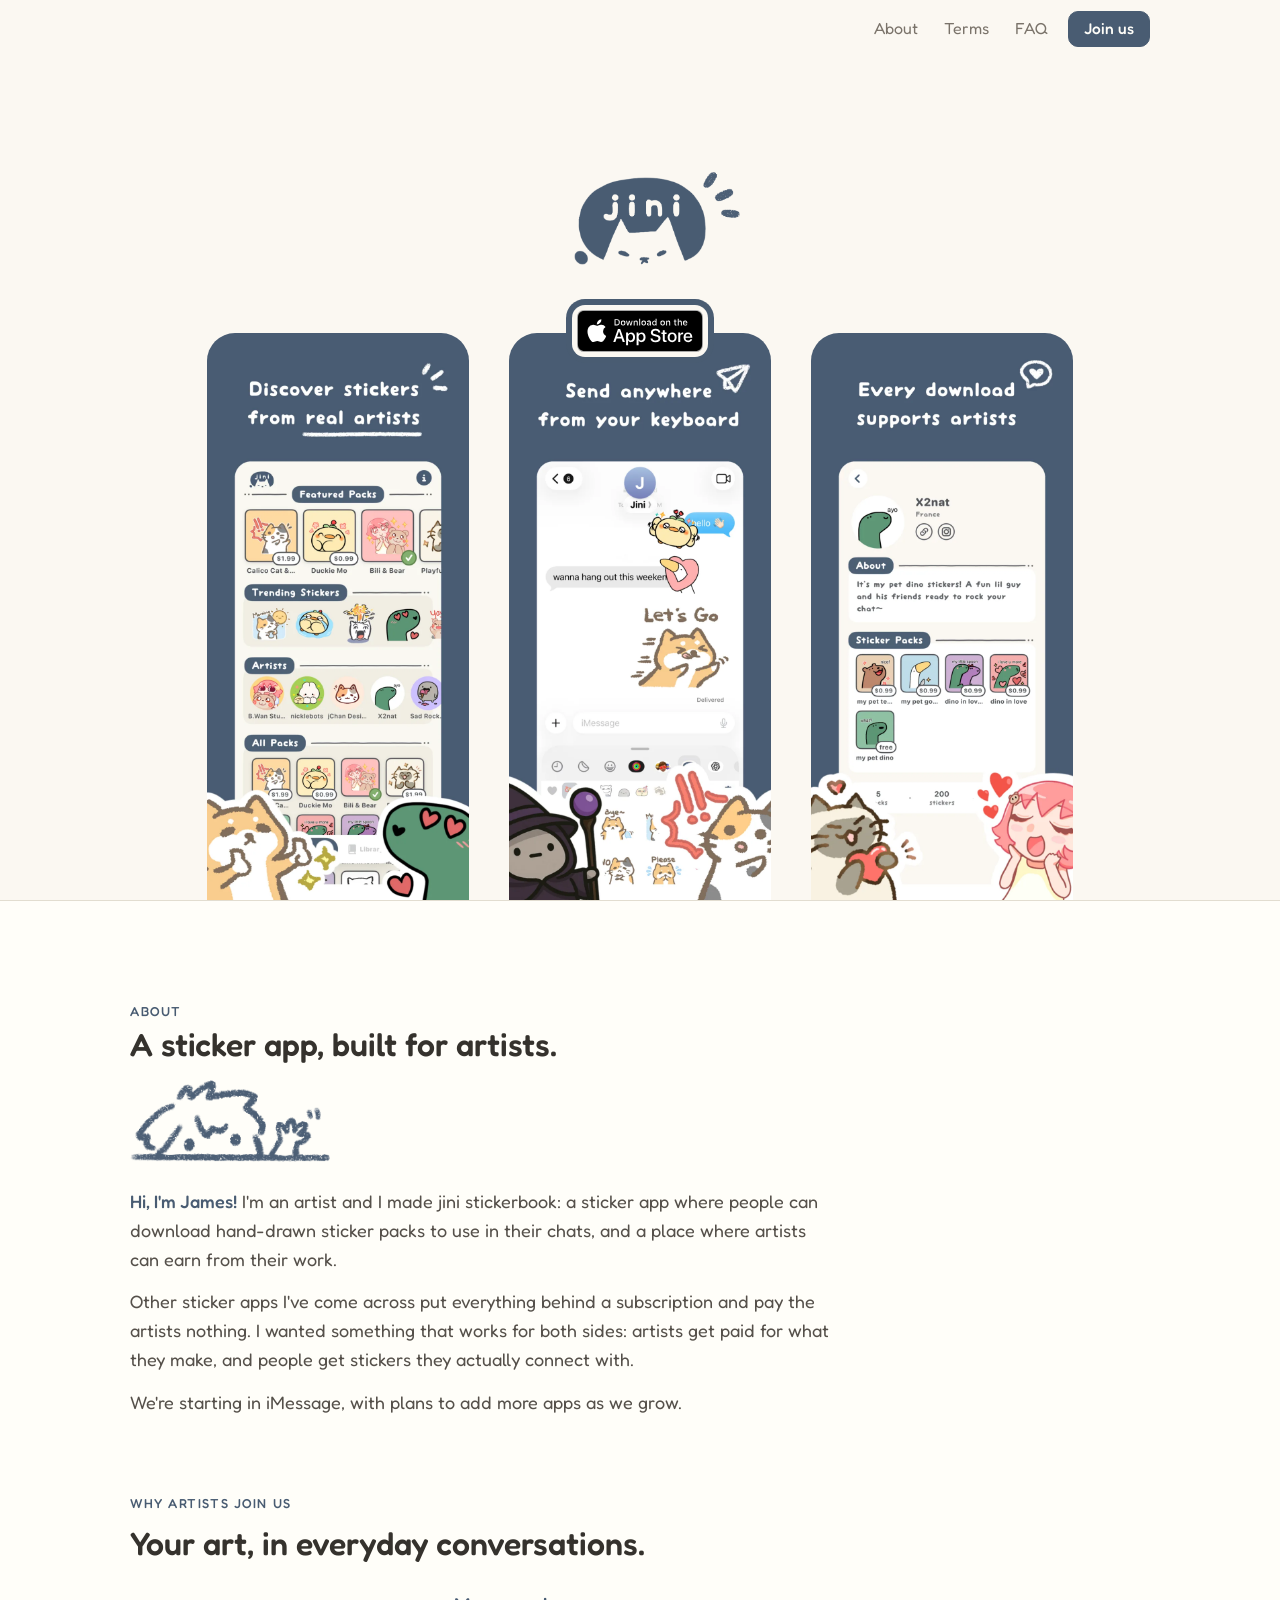
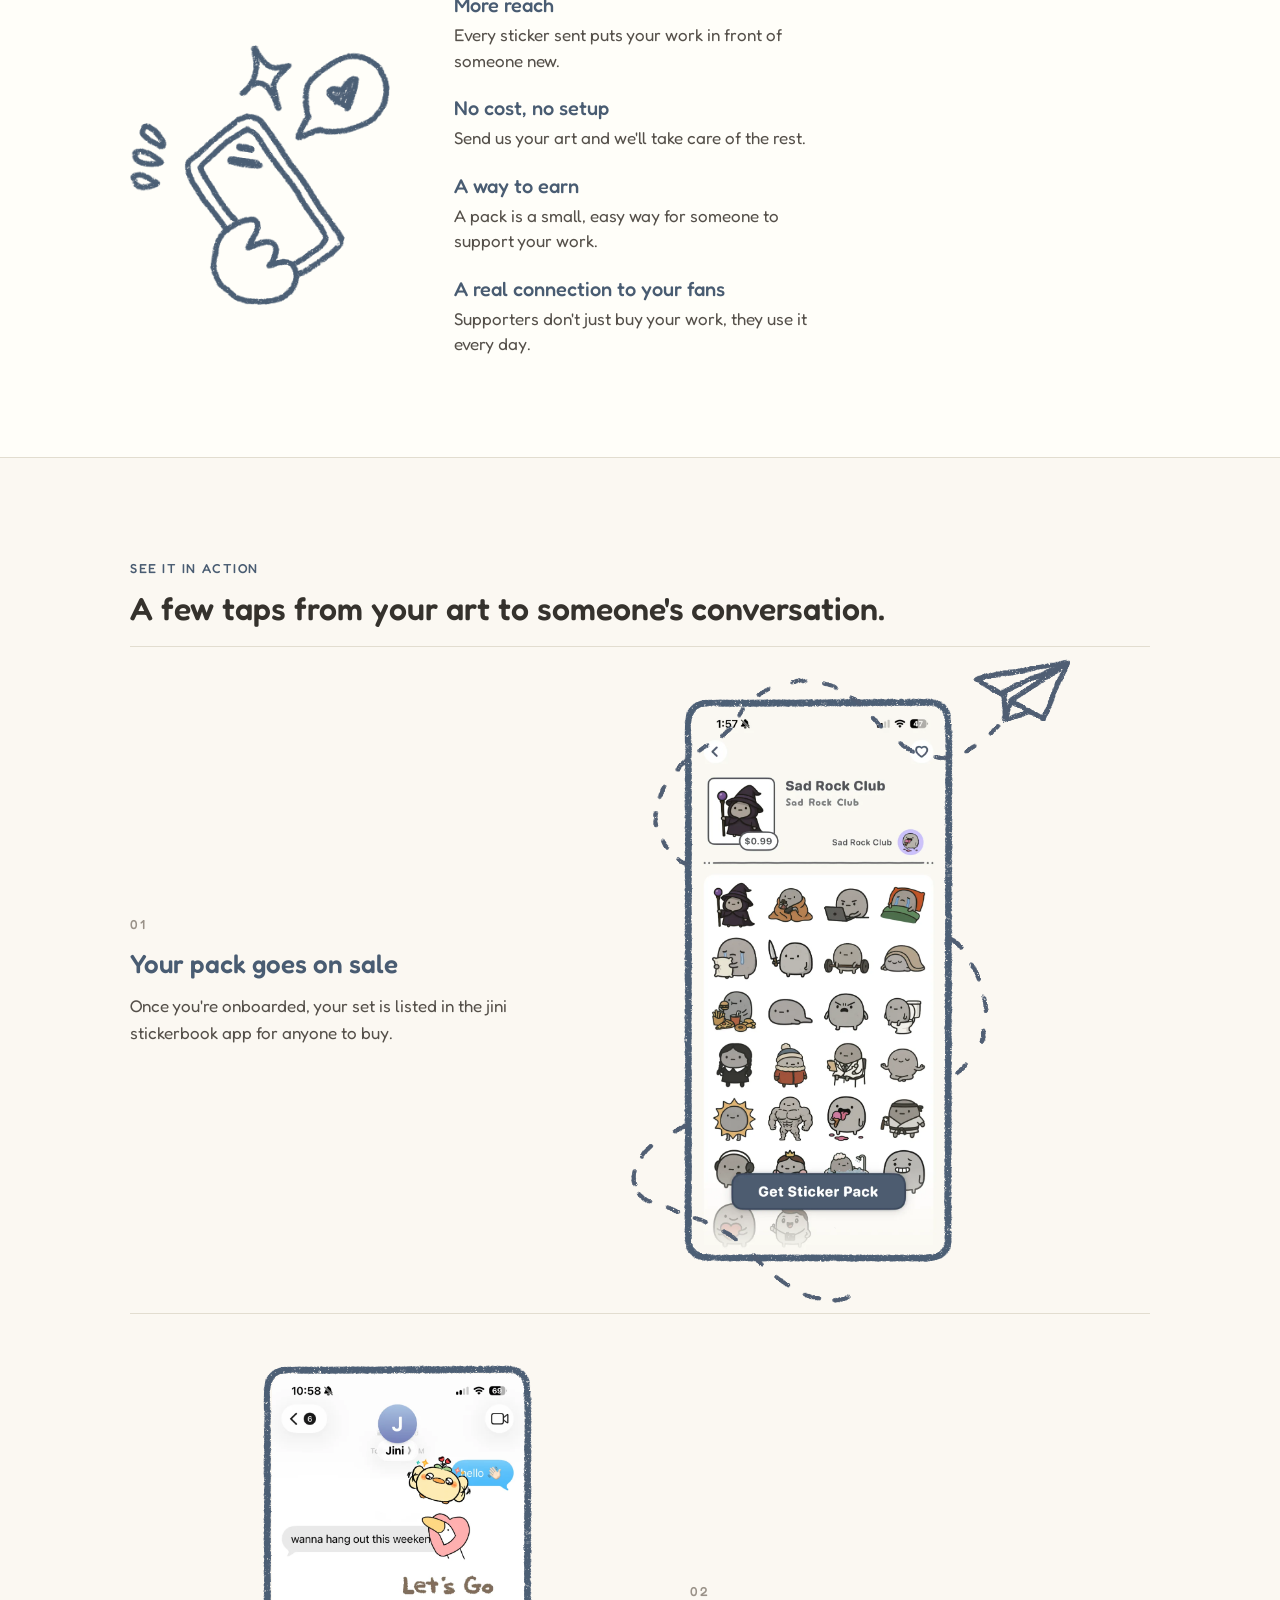
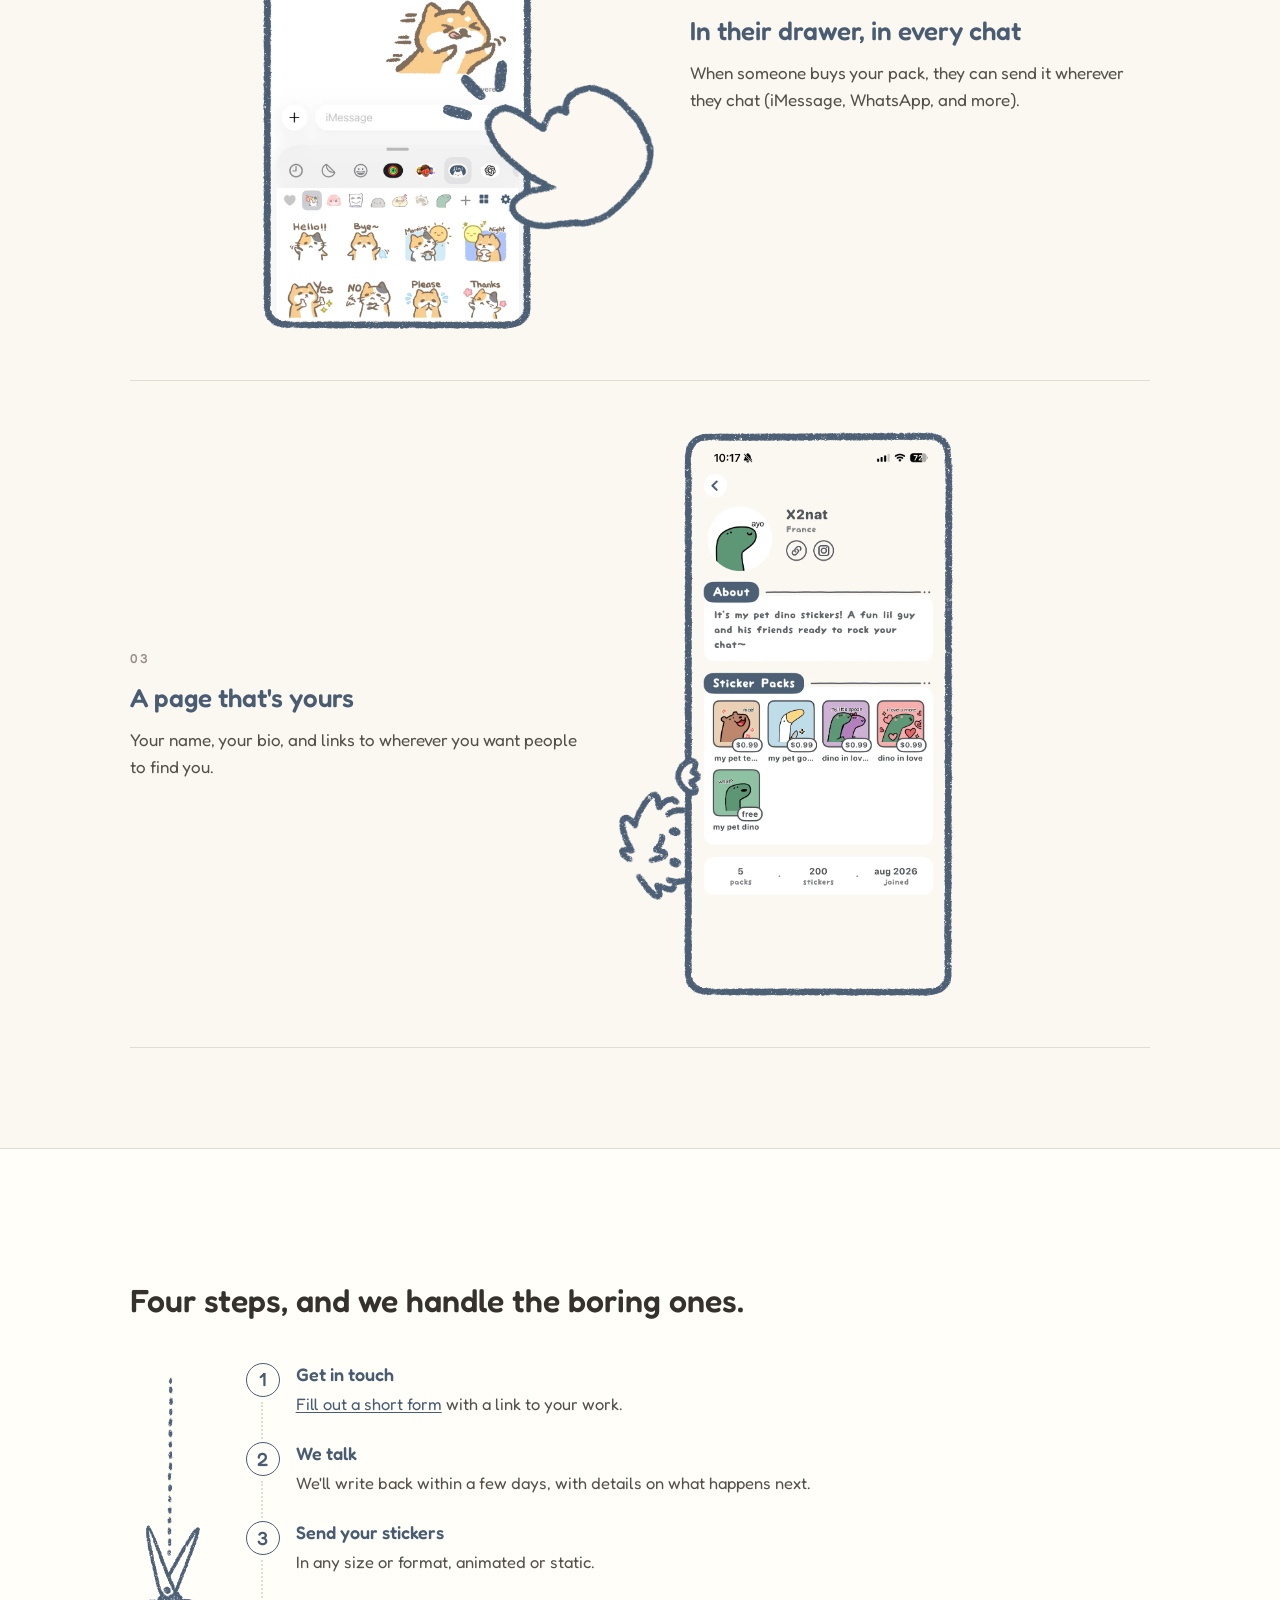
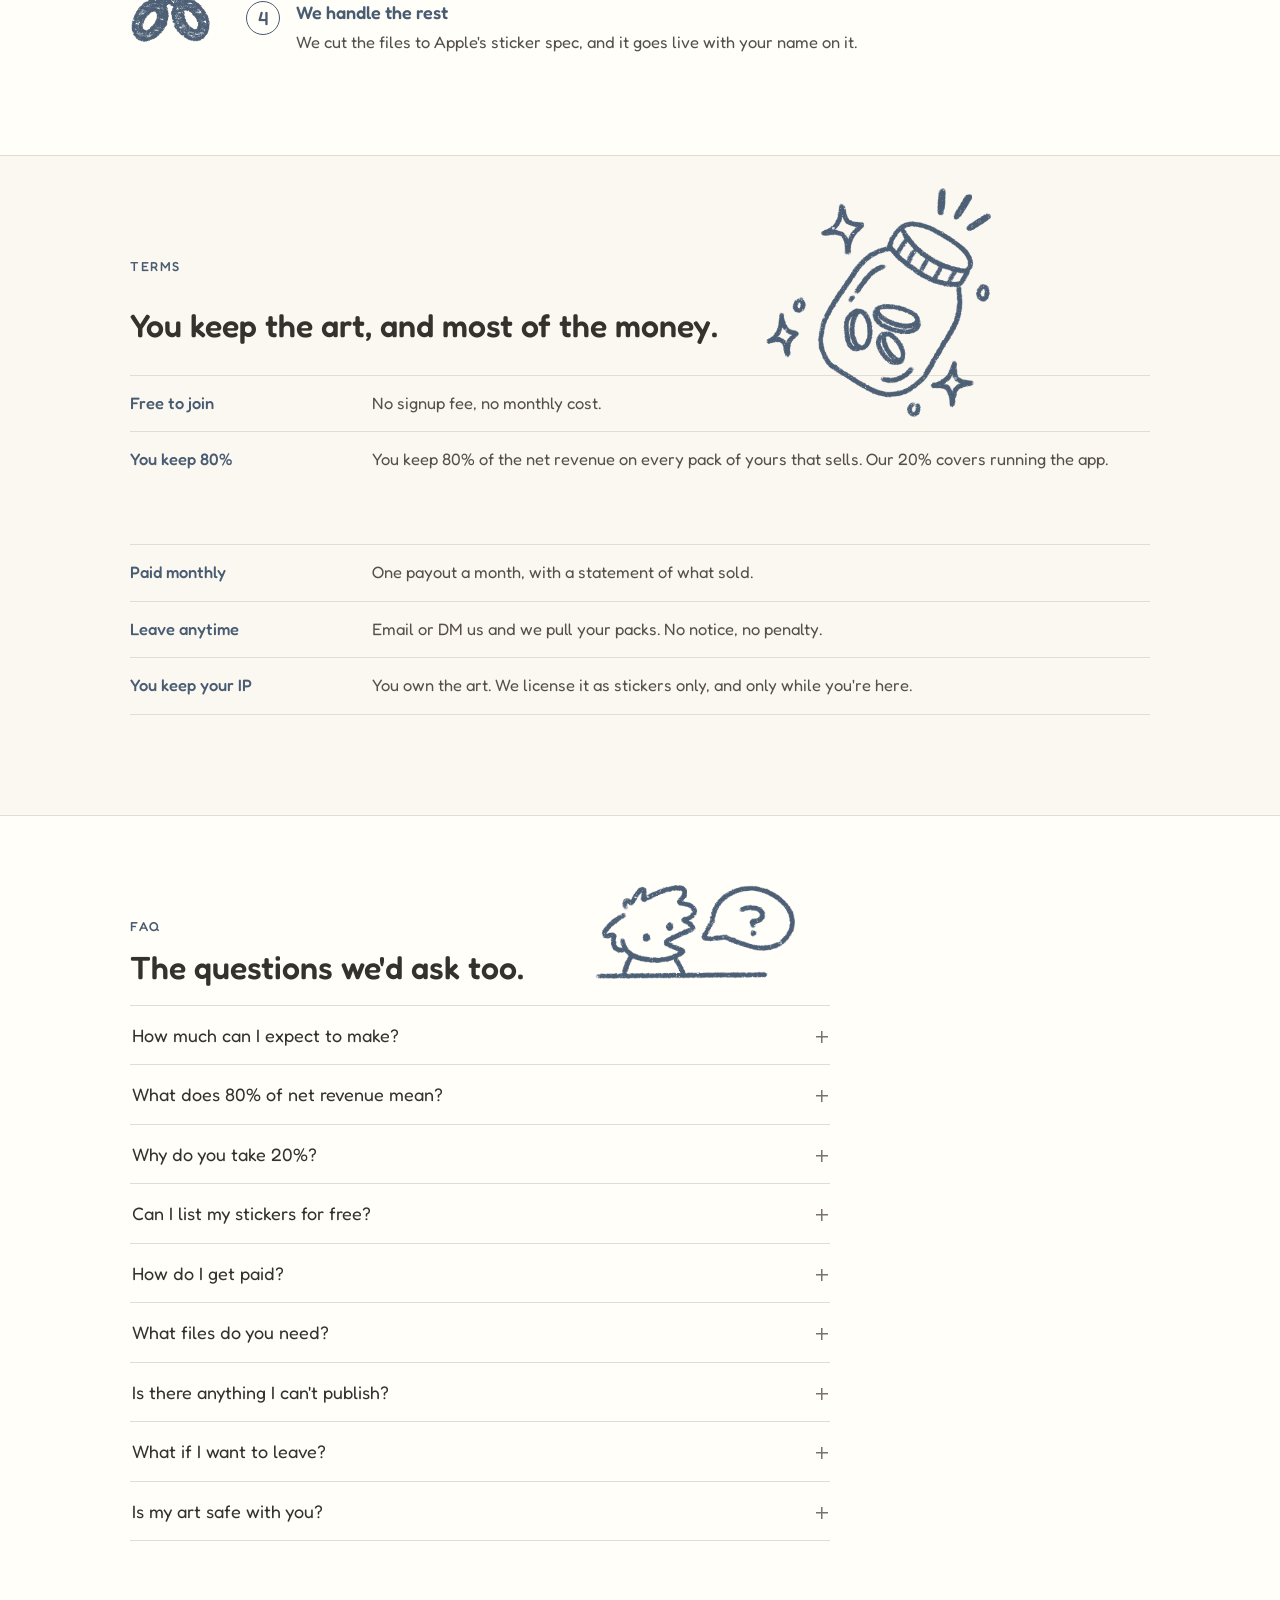
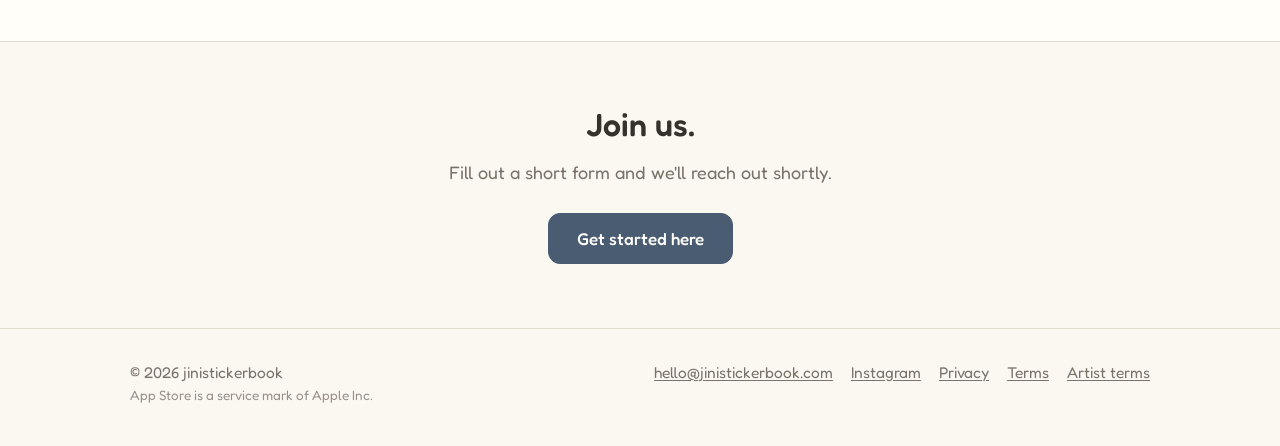
<file: index.html>
<!DOCTYPE html>
<html lang="en" class="theme-ink">
<head>
  <meta charset="UTF-8" />
  <meta name="viewport" content="width=device-width, initial-scale=1.0" />
  <title>jini stickerbook</title>
  <meta name="description" content="Original hand-drawn stickers by independent artists, straight to your conversations." />
  <meta name="theme-color" content="#FBF8F2" />

  <meta property="og:type" content="website" />
  <meta property="og:title" content="jini stickerbook" />
  <meta property="og:description" content="Original hand-drawn stickers by independent artists, straight to your conversations." />
  <meta property="og:url" content="https://jinistickerbook.com/" />
  <meta property="og:image" content="https://jinistickerbook.com/assets/app_icon_1024.png" />
  <meta name="twitter:card" content="summary_large_image" />

  <!-- Square, transparent-padded copy of the logo — a rectangular source gets
       stretched into the browser's square tab slot. -->
  <link rel="icon" href="assets/favicon.png" />
  <link rel="apple-touch-icon" href="assets/app_icon_1024.png" />
  <link rel="preconnect" href="https://fonts.googleapis.com" />
  <link rel="preconnect" href="https://fonts.gstatic.com" crossorigin />
  <link rel="stylesheet" href="style.css" />
  <noscript>
    <style>
      .reveal,
      [data-stagger] > * { opacity: 1 !important; transform: none !important; }
    </style>
  </noscript>
</head>
<body>

  <div class="fold">
  <header class="topbar" id="topbar">
    <div class="container topbar__inner">
      <nav class="topbar__nav" aria-label="Sections">
        <a href="#about">About</a>
        <a href="#deal">Terms</a>
        <a href="#faq">FAQ</a>
      </nav>
      <a class="btn btn--primary btn--sm" href="#apply">Join us</a>
    </div>
  </header>

    <!-- ============ HERO ============ -->
    <section class="hero">
      <div class="container hero__layout">
        <div class="hero__inner">
          <h1 class="hero__title">
            <span class="hero__mark">
              <img class="hero__icon" src="assets/app_icon.png" alt="" />
              <img class="hero__accent" src="assets/drawings/landing_page_logo_accent.png" alt="" aria-hidden="true" />
            </span>
            <span class="hero__wordmark">jini stickerbook</span>
          </h1>
          <div class="cta-row">
            <a class="store-badge" href="https://apps.apple.com/us/app/jini-stickerbook-stickers/id6784808935" aria-label="Download jini stickerbook on the App Store">
              <img class="store-badge__icon" src="assets/app-store-badge.svg" alt="Download on the App Store" />
            </a>
          </div>
        </div>

        <!-- Three shots under the lockup from 860px up, sitting on the fold.
             Below that, the homepage shot only. -->
        <div class="hero__previews">
          <div class="hero__preview">
            <img
              src="assets/discover_stickers.webp"
              width="780"
              height="1688"
              alt="The jini stickerbook home screen: Discover stickers from real artists"
            />
          </div>
          <div class="hero__preview">
            <img
              src="assets/send_anywhere.webp"
              width="780"
              height="1688"
              alt="Send anywhere from your keyboard: stickers in an iMessage conversation"
            />
          </div>
          <div class="hero__preview">
            <img
              src="assets/every_download.webp"
              width="780"
              height="1688"
              alt="Every download supports artists: an artist page with sticker packs"
            />
          </div>
        </div>
      </div>
    </section>
  </div>

  <main>

    <!-- ============ ABOUT ============ -->
    <section class="section band" id="about">
      <div class="container container--narrow" data-stagger>
        <!-- Only the heading row is split, so the prose below keeps the full
             column width it had before. On mobile the drawing drops between
             the heading and the copy. -->
        <div class="head-drawn" style="--drawing-col: 230px; --drawing-w: 200px;">
          <p class="eyebrow">About</p>
          <h2>A sticker app, built for artists.</h2>
          <img class="drawing drawing-aside" src="assets/drawings/about_me_asset.png" alt="" aria-hidden="true" />
        </div>
        <div class="prose">
          <p><span class="greeting">Hi, I'm James!</span> I'm an artist and I made jini stickerbook: a sticker app where people can download hand-drawn sticker packs to use in their chats, and a place where artists can earn from their work.</p>
          <p>Other sticker apps I've come across put everything behind a subscription and pay the artists nothing. I wanted something that works for both sides: artists get paid for what they make, and people get stickers they actually connect with.</p>
          <p>We're starting in iMessage, with plans to add more apps as we grow.</p>
        </div>

        <p class="eyebrow eyebrow--restart">Why artists join us</p>
        <h2>Your art, in everyday conversations.</h2>
        <!-- Drawing left, reasons right. Mobile stacks them in source order. -->
        <div class="split-drawing" style="--drawing-col: 260px; --drawing-w: 225px;">
          <img class="drawing drawing-aside" src="assets/drawings/why_list_asset.png" alt="" aria-hidden="true" />
          <dl class="reasons">
          <div>
            <dt>More reach</dt>
            <dd>Every sticker sent puts your work in front of someone new.</dd>
          </div>
          <div>
            <dt>No cost, no setup</dt>
            <dd>Send us your art and we'll take care of the rest.</dd>
          </div>
          <div>
            <dt>A way to earn</dt>
            <dd>A pack is a small, easy way for someone to support your work.</dd>
          </div>
          <div>
            <dt>A real connection to your fans</dt>
            <dd>Supporters don't just buy your work, they use it every day.</dd>
          </div>
          </dl>
        </div>
      </div>
    </section>

    <!-- ============ SEE IT IN ACTION ============ -->
    <section class="section" id="proof">
      <div class="container">
        <div class="section-head section-head--flush" data-stagger="130">
          <p class="eyebrow">See it in action</p>
          <h2>A few taps from your art to someone's conversation.</h2>
        </div>

        <ol class="features">
          <li class="feature" data-stagger="160">
            <div class="feature__copy">
              <span class="feature__num" aria-hidden="true">01</span>
              <h3>Your pack goes on sale</h3>
              <p>Once you're onboarded, your set is listed in the jini stickerbook app for anyone to buy.</p>
            </div>
            <div class="feature__media">
              <div class="shot">
                <img src="assets/sticker_pack_screenshot.webp" width="780" height="1688" alt="A sticker pack listing in the jini stickerbook app, showing the artist's name and a grid of their stickers" />
              </div>
              <img class="drawing feature__doodle feature__doodle--plane" src="assets/drawings/your_pack_goes_on_sale_asset.png" alt="" aria-hidden="true" />
            </div>
          </li>

          <li class="feature feature--flip" data-stagger="160">
            <div class="feature__copy">
              <span class="feature__num" aria-hidden="true">02</span>
              <h3>In their drawer, in every chat</h3>
              <p>When someone buys your pack, they can send it wherever they chat (iMessage, WhatsApp, and more).</p>
            </div>
            <div class="feature__media">
              <div class="shot">
                <img src="assets/imessage_thread_screenshot.webp" width="780" height="1688" alt="An iMessage conversation with stickers sent alongside the messages, and the sticker drawer open below" />
              </div>
              <img class="drawing feature__doodle feature__doodle--hand" src="assets/drawings/see_it_in_action_in_your_drawer_asset.png" alt="" aria-hidden="true" />
            </div>
          </li>

          <li class="feature" data-stagger="160">
            <div class="feature__copy">
              <span class="feature__num" aria-hidden="true">03</span>
              <h3>A page that's yours</h3>
              <p>Your name, your bio, and links to wherever you want people to find you.</p>
            </div>
            <div class="feature__media">
              <div class="shot">
                <img src="assets/artists_screenshot.webp" width="780" height="1688" alt="An artist page in the app, with the artist's name, location, links, and their sticker packs" />
              </div>
              <img class="drawing feature__doodle feature__doodle--peek" src="assets/drawings/see_it_in_action_artist_page.png" alt="" aria-hidden="true" />
            </div>
          </li>
        </ol>
      </div>
    </section>

    <!-- ============ HOW IT WORKS ============ -->
    <section class="section band" id="how">
      <div class="container container--narrow">
        <div class="section-head" data-stagger="130">
          <p class="eyebrow">How it works</p>
          <h2>Four steps, and we handle the boring ones.</h2>
        </div>

        <!-- Scissors cutting a dotted line, echoing "we cut the files" in the
             last step. Mobile: under the heading, above the steps. Desktop: the
             wrapper becomes a two-column grid with the drawing on the left and
             the steps on the right. Source order is drawing-then-steps, which
             serves both: it is the column order on desktop and keeps the
             drawing above the steps when stacked. -->
        <div class="steps-doodle-wrap">
        <img class="drawing steps-doodle reveal" src="assets/drawings/steps_scissors.png" alt="" aria-hidden="true" />

        <ol class="steps" data-stagger="100">
          <li>
            <h3>Get in touch</h3>
            <p><a href="https://tally.so/r/RGl8Lp" target="_blank" rel="noopener">Fill out a short form</a> with a link to your work.</p>
          </li>
          <li>
            <h3>We talk</h3>
            <p>We'll write back within a few days, with details on what happens next.</p>
          </li>
          <li>
            <h3>Send your stickers</h3>
            <p>In any size or format, animated or static.</p>
          </li>
          <li>
            <h3>We handle the rest</h3>
            <p>We cut the files to Apple's sticker spec, and it goes live with your name on it.</p>
          </li>
        </ol>
        </div>
      </div>
    </section>

    <!-- ============ THE DEAL ============ -->
    <section class="section" id="deal">
      <div class="container">
        <!-- Jar-of-coins beside the heading; the list below keeps full width.
             On mobile the drawing drops between the heading and the list. -->
        <div class="section-head section-head--flush head-drawn" data-stagger="130" style="--drawing-col: 265px; --drawing-w: 225px; --drawing-shift: 4px;">
          <p class="eyebrow">Terms</p>
          <h2>You keep the art, and most of the money.</h2>
          <img class="drawing drawing-aside" src="assets/drawings/terms_asset.png" alt="" aria-hidden="true" />
        </div>

        <dl class="termlist" data-stagger="55">
          <div>
            <dt>Free to join</dt>
            <dd>No signup fee, no monthly cost.</dd>
          </div>
          <div>
            <dt>You keep 80%</dt>
            <dd>You keep 80% of the net revenue on every pack of yours that sells. Our 20% covers running the app.</dd>
          </div>
          <div>
            <dt>You set the price</dt>
            <dd>Free, $0.99, $1.99. Your call.</dd>
          </div>
          <div>
            <dt>Paid monthly</dt>
            <dd>One payout a month, with a statement of what sold.</dd>
          </div>
          <div>
            <dt>Leave anytime</dt>
            <dd>Email or DM us and we pull your packs. No notice, no penalty.</dd>
          </div>
          <div>
            <dt>You keep your IP</dt>
            <dd>You own the art. We license it as stickers only, and only while you're here.</dd>
          </div>
        </dl>
      </div>
    </section>

    <!-- ============ FAQ ============ -->
    <section class="section band" id="faq">
      <div class="container container--narrow">
        <div class="section-head section-head--drawn section-head--nowrap section-head--flush" data-stagger="130" style="--mark-col: 235px; --mark-w: 215px; --mark-max: 200px; --mark-justify: start; --mark-shift: 39px;">
          <p class="eyebrow">FAQ</p>
          <h2>The questions we'd ask too.</h2>
          <img class="drawing drawing-mark" src="assets/drawings/faq_asset.png" alt="" aria-hidden="true" />
        </div>

        <div class="faq" data-stagger="55">
          <details>
            <summary>How much can I expect to make?</summary>
            <div class="faq__body">
              <p>It depends on your audience and how your work connects. We're new and still building one, so we'd rather not throw out numbers we can't back up. What we can promise is that the split favors you, and that you can leave whenever you want.</p>
            </div>
          </details>

          <details>
            <summary>What does 80% of net revenue mean?</summary>
            <div class="faq__body">
              <p>Net revenue is what's left after Apple takes its cut of every sale (15%). You get 80% of that. On a $1.99 pack it works out to about $1.35 to you.</p>
            </div>
          </details>

          <details>
            <summary>Why do you take 20%?</summary>
            <div class="faq__body">
              <p>It helps cover the cost of running the app: building it, hosting the sticker files, and Apple's developer fees.</p>
            </div>
          </details>

          <details>
            <summary>Can I list my stickers for free?</summary>
            <div class="faq__body">
              <p>Yes, and we encourage it! A free pack is one of the best ways to connect with your supporters and get your work into people's everyday conversations. We make nothing on free packs, and we don't use your art for any other purpose.</p>
            </div>
          </details>

          <details>
            <summary>How do I get paid?</summary>
            <div class="faq__body">
              <p>Payouts run through PayPal monthly. We're setting up the payment and agreement paperwork now, artists will get both before anything of theirs goes on sale.</p>
            </div>
          </details>

          <details>
            <summary>What files do you need?</summary>
            <div class="faq__body">
              <p>Any size, any format. Send what you already have and we'll resize and compress it to fit Apple's sticker spec. We prefer square PNGs or APNGs with transparent backgrounds, but anything works.</p>
            </div>
          </details>

          <details>
            <summary>Is there anything I can't publish?</summary>
            <div class="faq__body">
              <p>One rule, really: the work has to be your own. That means no fan art of characters you don't own, no brand logos or trademarks, no recognizable real people who haven't agreed to it, nothing traced from another artist, and nothing AI-generated. Apple's rules sit on top of ours, so nothing hateful, explicit, or illegal either.</p>
              <p>If you're unsure about an idea, just ask!</p>
            </div>
          </details>

          <details>
            <summary>What if I want to leave?</summary>
            <div class="faq__body">
              <p>Email or DM us and your packs come down. People who already bought one keep it, and you're still paid for sales made before you left.</p>
            </div>
          </details>

          <details>
            <summary>Is my art safe with you?</summary>
            <div class="faq__body">
              <p>Your files are used to build your sticker packs and nothing else — no sublicensing, no reselling, no model training.</p>
            </div>
          </details>
        </div>
      </div>
    </section>

    <!-- ============ APPLY ============ -->
    <section class="section section--tight" id="apply">
      <div class="container">
        <div class="apply" data-stagger="100">
          <h2>Join us.</h2>
          <p class="apply__note">Fill out a short form and we'll reach out shortly.</p>
          <div class="btn-row btn-row--center">
            <a class="btn btn--primary btn--lg" href="https://tally.so/r/RGl8Lp" target="_blank" rel="noopener">Get started here</a>
          </div>
        </div>
      </div>
    </section>

  </main>

  <footer class="footer">
    <div class="container">
      <div class="footer__inner">
        <p>© <span id="year">2026</span> jinistickerbook</p>
        <nav aria-label="Site">
          <a href="mailto:hello@jinistickerbook.com">hello@jinistickerbook.com</a>
          <a href="https://instagram.com/jini.stickerbook" target="_blank" rel="noopener">Instagram</a>
          <a href="privacy.html">Privacy</a>
          <a href="terms.html">Terms</a>
          <a href="artist-terms.html">Artist terms</a>
        </nav>
      </div>
      <p class="footer__legal">App Store is a service mark of Apple Inc.</p>
    </div>
  </footer>

  <script>
    document.getElementById('year').textContent = new Date().getFullYear();

    if ('scrollRestoration' in history) history.scrollRestoration = 'manual';
    const pinTop = () => {
      if (location.hash) return;
      if (window.scrollY < 180) window.scrollTo(0, 0);
    };
    pinTop();
    addEventListener('pageshow', pinTop);

    const topbar = document.getElementById('topbar');
    const onScroll = () => topbar.classList.toggle('is-stuck', window.scrollY > 8);
    onScroll();
    addEventListener('scroll', onScroll, { passive: true });

    document.querySelectorAll('[data-stagger]').forEach((group) => {
      const step = Number(group.dataset.stagger) || 70;
      Array.from(group.children).forEach((child, i) => {
        child.style.transitionDelay = Math.min(i, 6) * step + 'ms';
      });
    });

    const reveals = document.querySelectorAll('.reveal, [data-stagger] > *');
    if (matchMedia('(prefers-reduced-motion: reduce)').matches || !('IntersectionObserver' in window)) {
      reveals.forEach((el) => el.classList.add('is-in'));
    } else {
      const io = new IntersectionObserver((entries) => {
        entries.forEach((entry) => {
          if (!entry.isIntersecting) return;
          entry.target.classList.add('is-in');
          io.unobserve(entry.target);
        });
      }, { rootMargin: '0px 0px -12% 0px' });
      reveals.forEach((el) => io.observe(el));
    }
  </script>
</body>
</html>
</file>
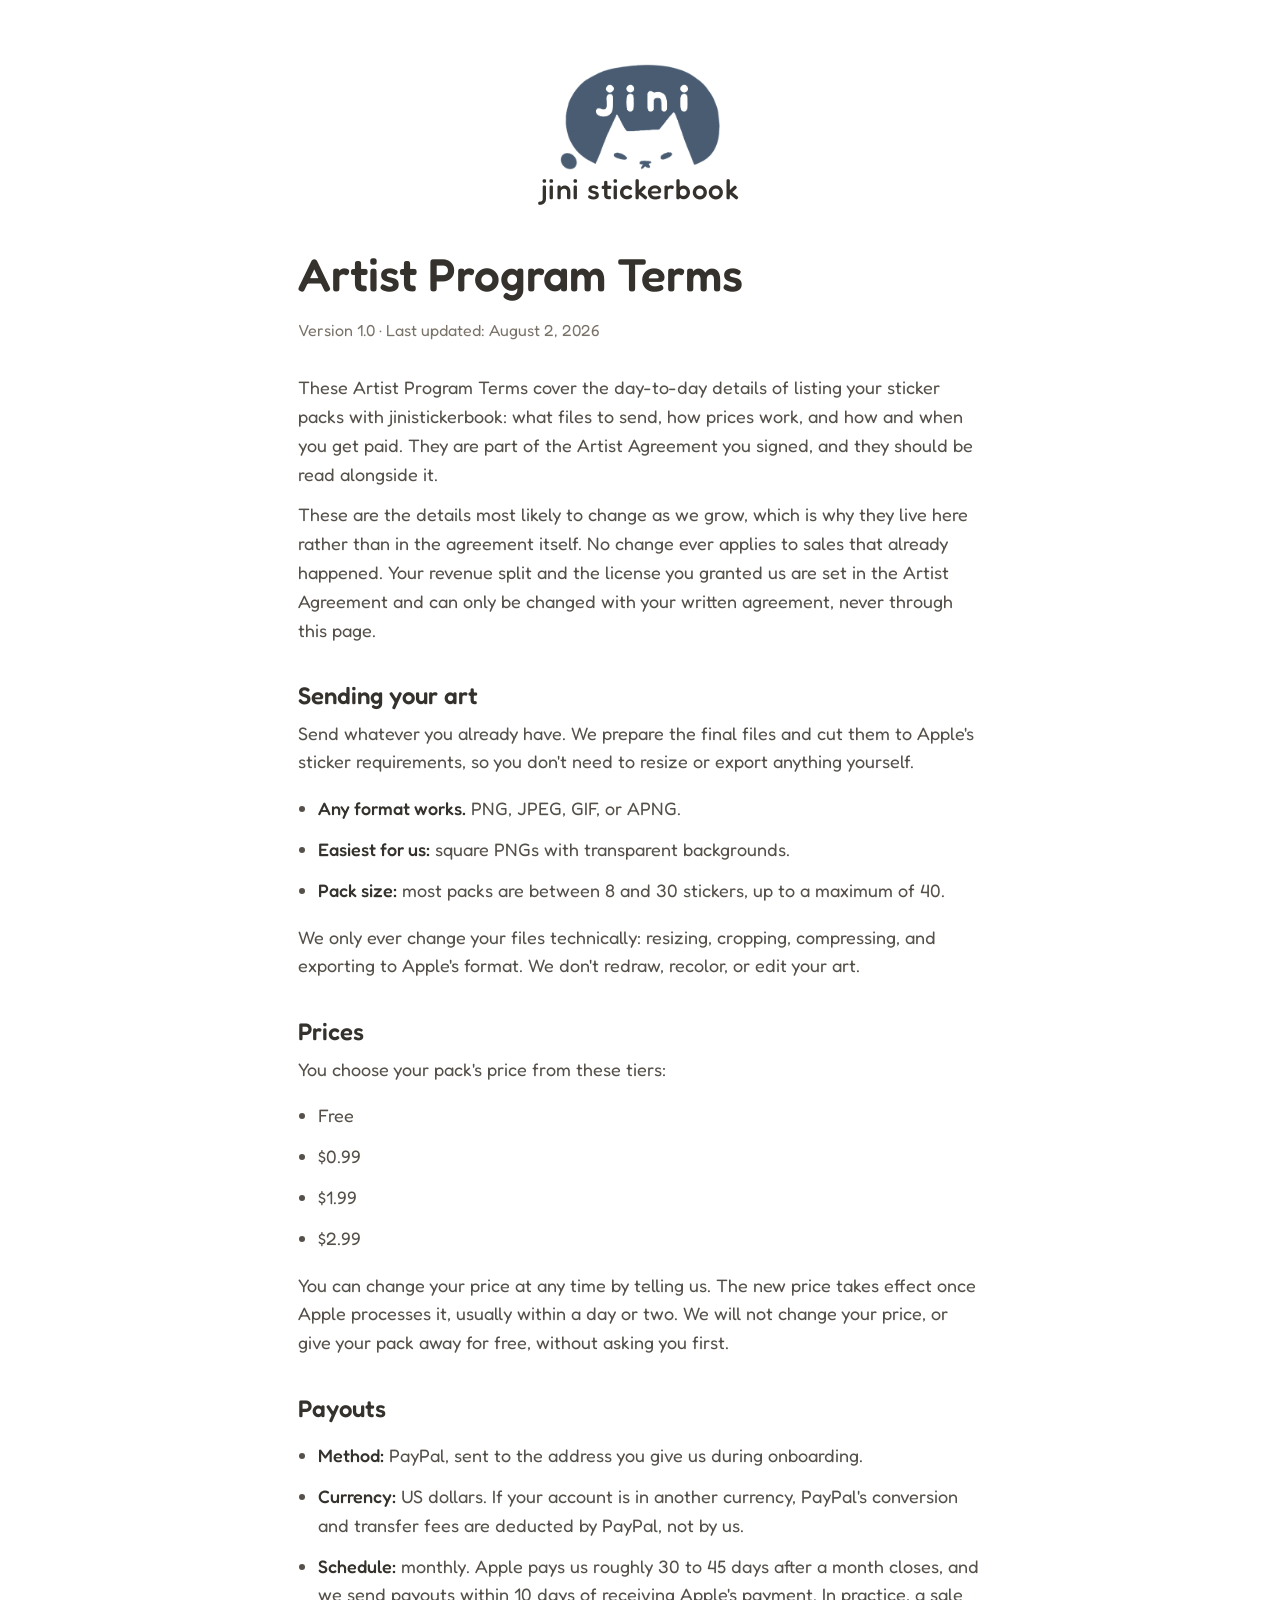
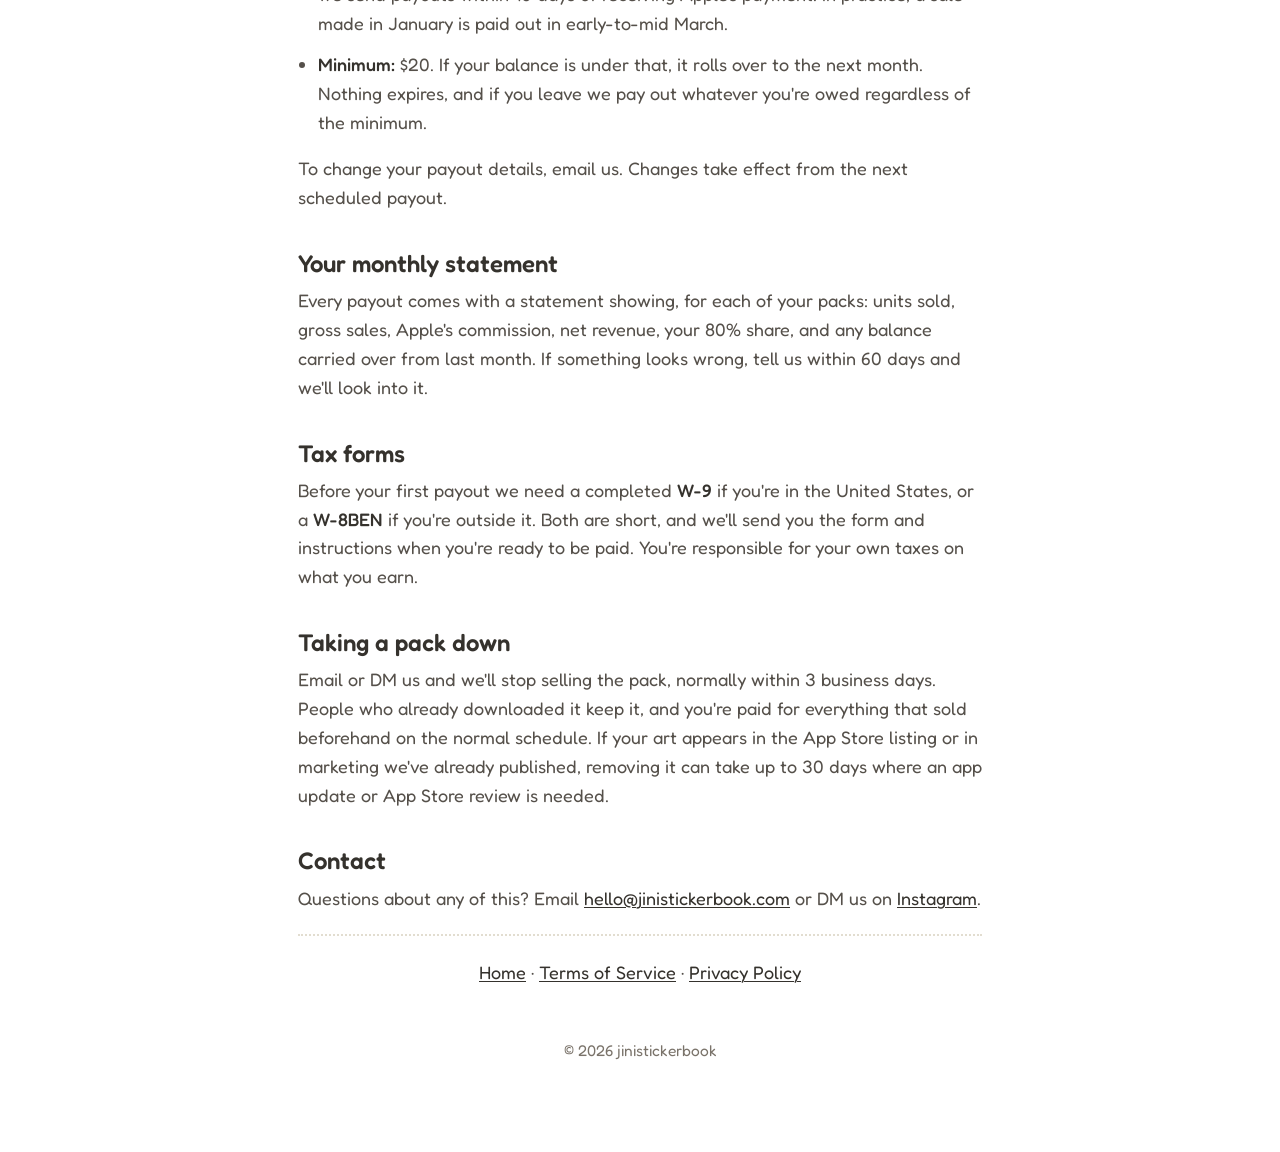
<file: artist-terms.html>
<!DOCTYPE html>
<html lang="en">
<head>
  <meta charset="UTF-8" />
  <meta name="viewport" content="width=device-width, initial-scale=1.0" />
  <title>Artist Program Terms | jinistickerbook</title>
  <link rel="icon" href="assets/favicon.png" />
  <link rel="stylesheet" href="style.css" />
</head>
<body class="page-legal">
  <div class="wrap">
    <header class="site">
      <a class="wordmark" href="/">
        <img src="assets/app_icon.png" alt="" />
        <span>jini stickerbook</span>
      </a>
    </header>

    <h1>Artist Program Terms</h1>
    <p class="meta">Version 1.0 · Last updated: August 2, 2026</p>

    <p>These Artist Program Terms cover the day-to-day details of listing your sticker packs with
      jinistickerbook: what files to send, how prices work, and how and when you get paid. They are
      part of the Artist Agreement you signed, and they should be read alongside it.</p>

    <p>These are the details most likely to change as we grow, which is why they live here rather
      than in the agreement itself. No change ever applies to sales that already happened. Your
      revenue split and the license you granted us are set in the Artist Agreement and can only be
      changed with your written agreement, never through this page.</p>

    <h2>Sending your art</h2>
    <p>Send whatever you already have. We prepare the final files and cut them to Apple's sticker
      requirements, so you don't need to resize or export anything yourself.</p>
    <ul>
      <li><strong>Any format works.</strong> PNG, JPEG, GIF, or APNG.</li>
      <li><strong>Easiest for us:</strong> square PNGs with transparent backgrounds.</li>
      <li><strong>Pack size:</strong> most packs are between 8 and 30 stickers, up to a maximum of
        40.</li>
    </ul>
    <p>We only ever change your files technically: resizing, cropping, compressing, and exporting to
      Apple's format. We don't redraw, recolor, or edit your art.</p>

    <h2>Prices</h2>
    <p>You choose your pack's price from these tiers:</p>
    <ul>
      <li>Free</li>
      <li>$0.99</li>
      <li>$1.99</li>
      <li>$2.99</li>
    </ul>
    <p>You can change your price at any time by telling us. The new price takes effect once Apple
      processes it, usually within a day or two. We will not change your price, or give your pack
      away for free, without asking you first.</p>

    <h2>Payouts</h2>
    <ul>
      <li><strong>Method:</strong> PayPal, sent to the address you give us during onboarding.</li>
      <li><strong>Currency:</strong> US dollars. If your account is in another currency, PayPal's
        conversion and transfer fees are deducted by PayPal, not by us.</li>
      <li><strong>Schedule:</strong> monthly. Apple pays us roughly 30 to 45 days after a month
        closes, and we send payouts within 10 days of receiving Apple's payment. In practice, a
        sale made in January is paid out in early-to-mid March.</li>
      <li><strong>Minimum:</strong> $20. If your balance is under that, it rolls over to the next
        month. Nothing expires, and if you leave we pay out whatever you're owed regardless of the
        minimum.</li>
    </ul>
    <p>To change your payout details, email us. Changes take effect from the next scheduled payout.</p>

    <h2>Your monthly statement</h2>
    <p>Every payout comes with a statement showing, for each of your packs: units sold, gross sales,
      Apple's commission, net revenue, your 80% share, and any balance carried over from last month.
      If something looks wrong, tell us within 60 days and we'll look into it.</p>

    <h2>Tax forms</h2>
    <p>Before your first payout we need a completed <strong>W-9</strong> if you're in the United
      States, or a <strong>W-8BEN</strong> if you're outside it. Both are short, and we'll send you
      the form and instructions when you're ready to be paid. You're responsible for your own taxes
      on what you earn.</p>

    <h2>Taking a pack down</h2>
    <p>Email or DM us and we'll stop selling the pack, normally within 3 business days. People who
      already downloaded it keep it, and you're paid for everything that sold beforehand on the
      normal schedule. If your art appears in the App Store listing or in marketing we've already
      published, removing it can take up to 30 days where an app update or App Store review is
      needed.</p>

    <h2>Contact</h2>
    <p>Questions about any of this? Email
      <a href="mailto:hello@jinistickerbook.com">hello@jinistickerbook.com</a> or DM us on
      <a href="https://instagram.com/jini.stickerbook" target="_blank" rel="noopener">Instagram</a>.</p>

    <hr class="dotted" />
    <p class="center"><a href="/">Home</a> · <a href="terms.html">Terms of Service</a> · <a href="privacy.html">Privacy Policy</a></p>

    <footer class="site">
      <p>© <span id="year">2026</span> jinistickerbook</p>
    </footer>
  </div>
  <script>document.getElementById('year').textContent = new Date().getFullYear();</script>
</body>
</html>
</file>
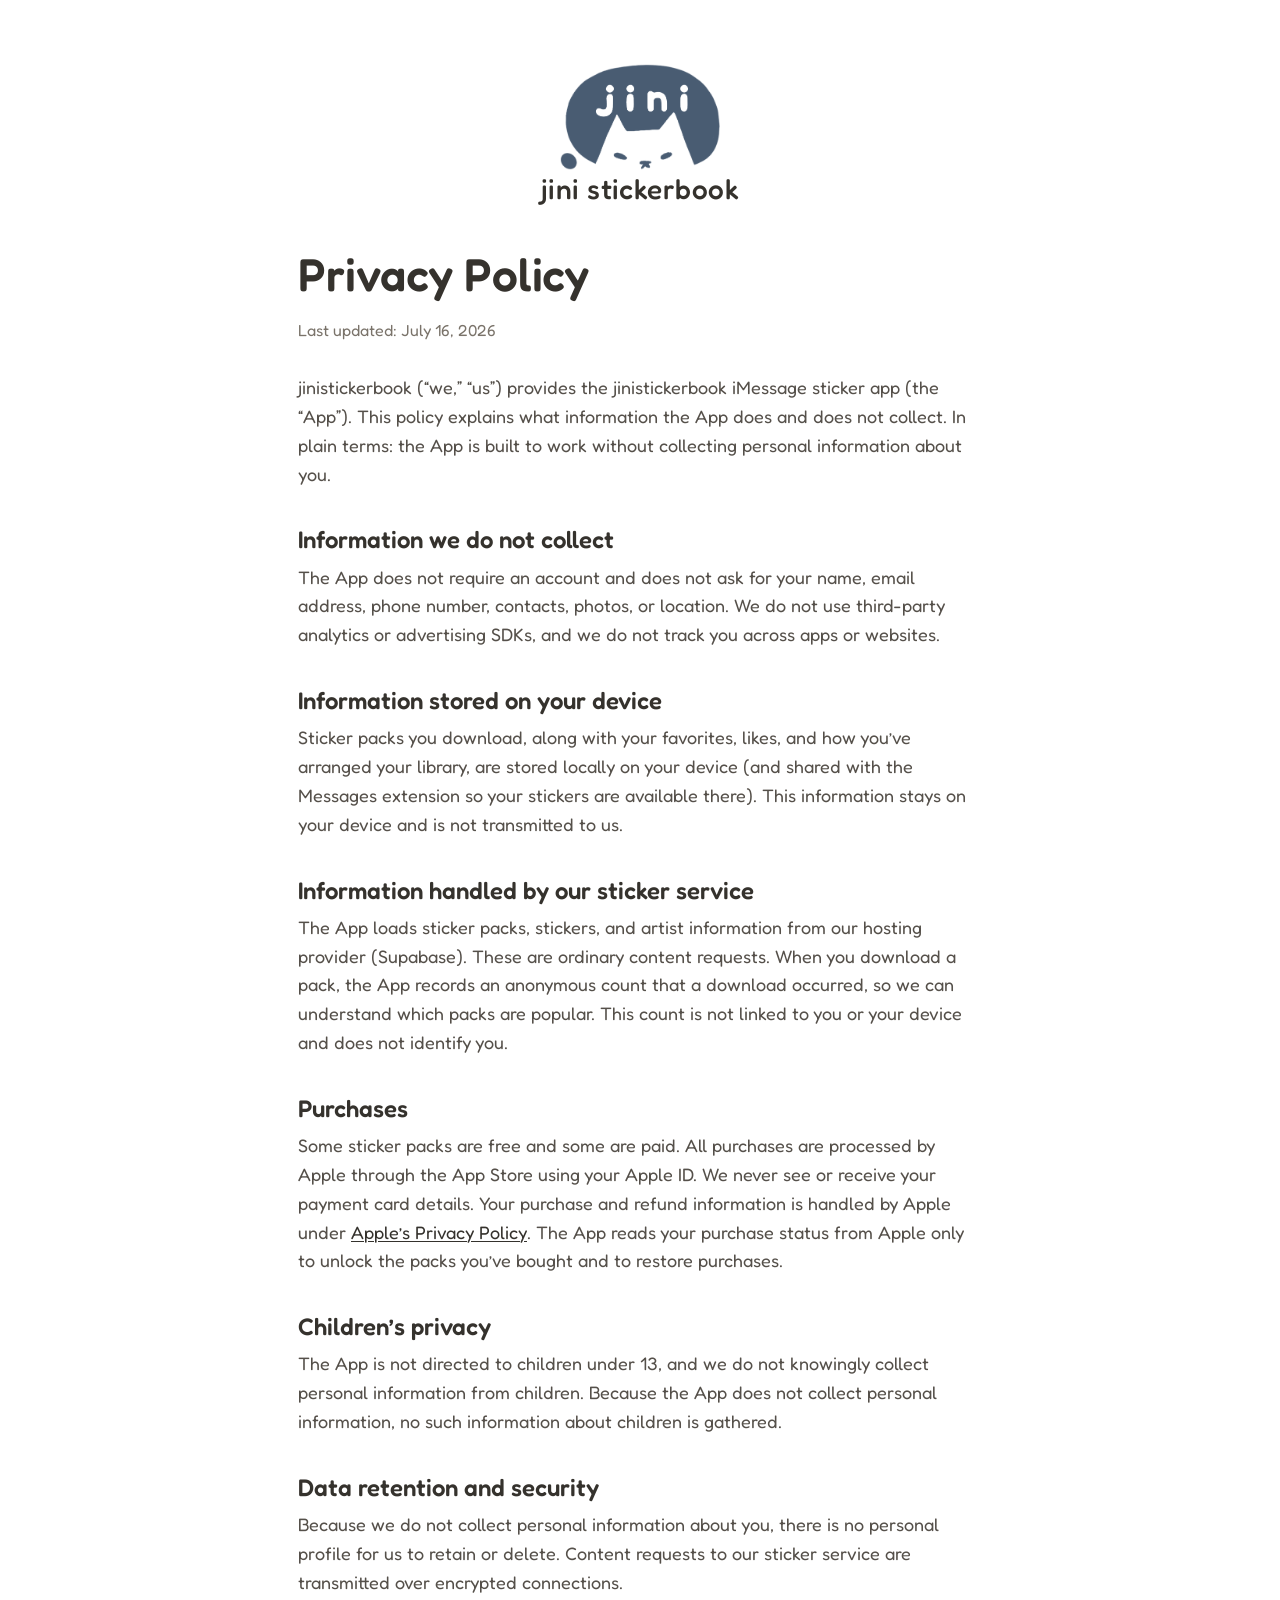
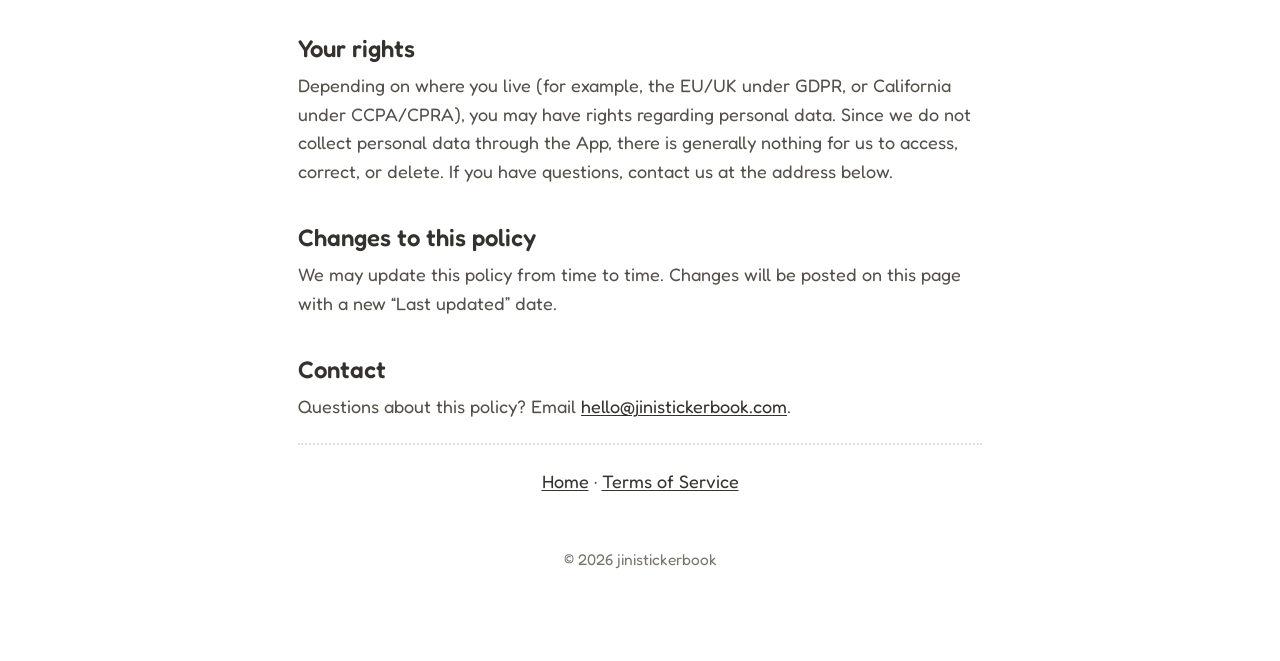
<file: privacy.html>
<!DOCTYPE html>
<html lang="en">
<head>
  <meta charset="UTF-8" />
  <meta name="viewport" content="width=device-width, initial-scale=1.0" />
  <title>Privacy Policy | jinistickerbook</title>
  <link rel="icon" href="assets/favicon.png" />
  <link rel="stylesheet" href="style.css" />
</head>
<body class="page-legal">
  <div class="wrap">
    <header class="site">
      <a class="wordmark" href="/">
        <img src="assets/app_icon.png" alt="" />
        <span>jini stickerbook</span>
      </a>
    </header>

    <h1>Privacy Policy</h1>
    <p class="meta">Last updated: July 16, 2026</p>

    <p>jinistickerbook (“we,” “us”) provides the jinistickerbook
      iMessage sticker app (the “App”). This policy explains what information the App does and
      does not collect. In plain terms: the App is built to work without collecting personal
      information about you.</p>

    <h2>Information we do not collect</h2>
    <p>The App does not require an account and does not ask for your name, email address, phone
      number, contacts, photos, or location. We do not use third-party analytics or advertising
      SDKs, and we do not track you across apps or websites.</p>

    <h2>Information stored on your device</h2>
    <p>Sticker packs you download, along with your favorites, likes, and how you’ve arranged your
      library, are stored locally on your device (and shared with the Messages extension so your
      stickers are available there). This information stays on your device and is not transmitted
      to us.</p>

    <h2>Information handled by our sticker service</h2>
    <p>The App loads sticker packs, stickers, and artist information from our hosting provider
      (Supabase). These are ordinary content requests. When you download a pack, the App records
      an anonymous count that a download occurred, so we can understand which packs are popular.
      This count is not linked to you or your device and does not identify you.</p>

    <h2>Purchases</h2>
    <p>Some sticker packs are free and some are paid. All purchases are processed by Apple through
      the App Store using your Apple ID. We never see or receive your payment card details. Your
      purchase and refund information is handled by Apple under
      <a href="https://www.apple.com/legal/privacy/">Apple’s Privacy Policy</a>. The App reads
      your purchase status from Apple only to unlock the packs you’ve bought and to restore
      purchases.</p>

    <h2>Children’s privacy</h2>
    <p>The App is not directed to children under 13, and we do not knowingly collect personal
      information from children. Because the App does not collect personal information, no such
      information about children is gathered.</p>

    <h2>Data retention and security</h2>
    <p>Because we do not collect personal information about you, there is no personal profile for
      us to retain or delete. Content requests to our sticker service are transmitted over
      encrypted connections.</p>

    <h2>Your rights</h2>
    <p>Depending on where you live (for example, the EU/UK under GDPR, or California under CCPA/CPRA),
      you may have rights regarding personal data. Since we do not collect personal data through the
      App, there is generally nothing for us to access, correct, or delete. If you have questions,
      contact us at the address below.</p>

    <h2>Changes to this policy</h2>
    <p>We may update this policy from time to time. Changes will be posted on this page with a new
      “Last updated” date.</p>

    <h2>Contact</h2>
    <p>Questions about this policy? Email
      <a href="mailto:hello@jinistickerbook.com">hello@jinistickerbook.com</a>.</p>

    <hr class="dotted" />
    <p class="center"><a href="/">Home</a> · <a href="terms.html">Terms of Service</a></p>

    <footer class="site">
      <p>© <span id="year">2026</span> jinistickerbook</p>
    </footer>
  </div>
  <script>document.getElementById('year').textContent = new Date().getFullYear();</script>
</body>
</html>
</file>
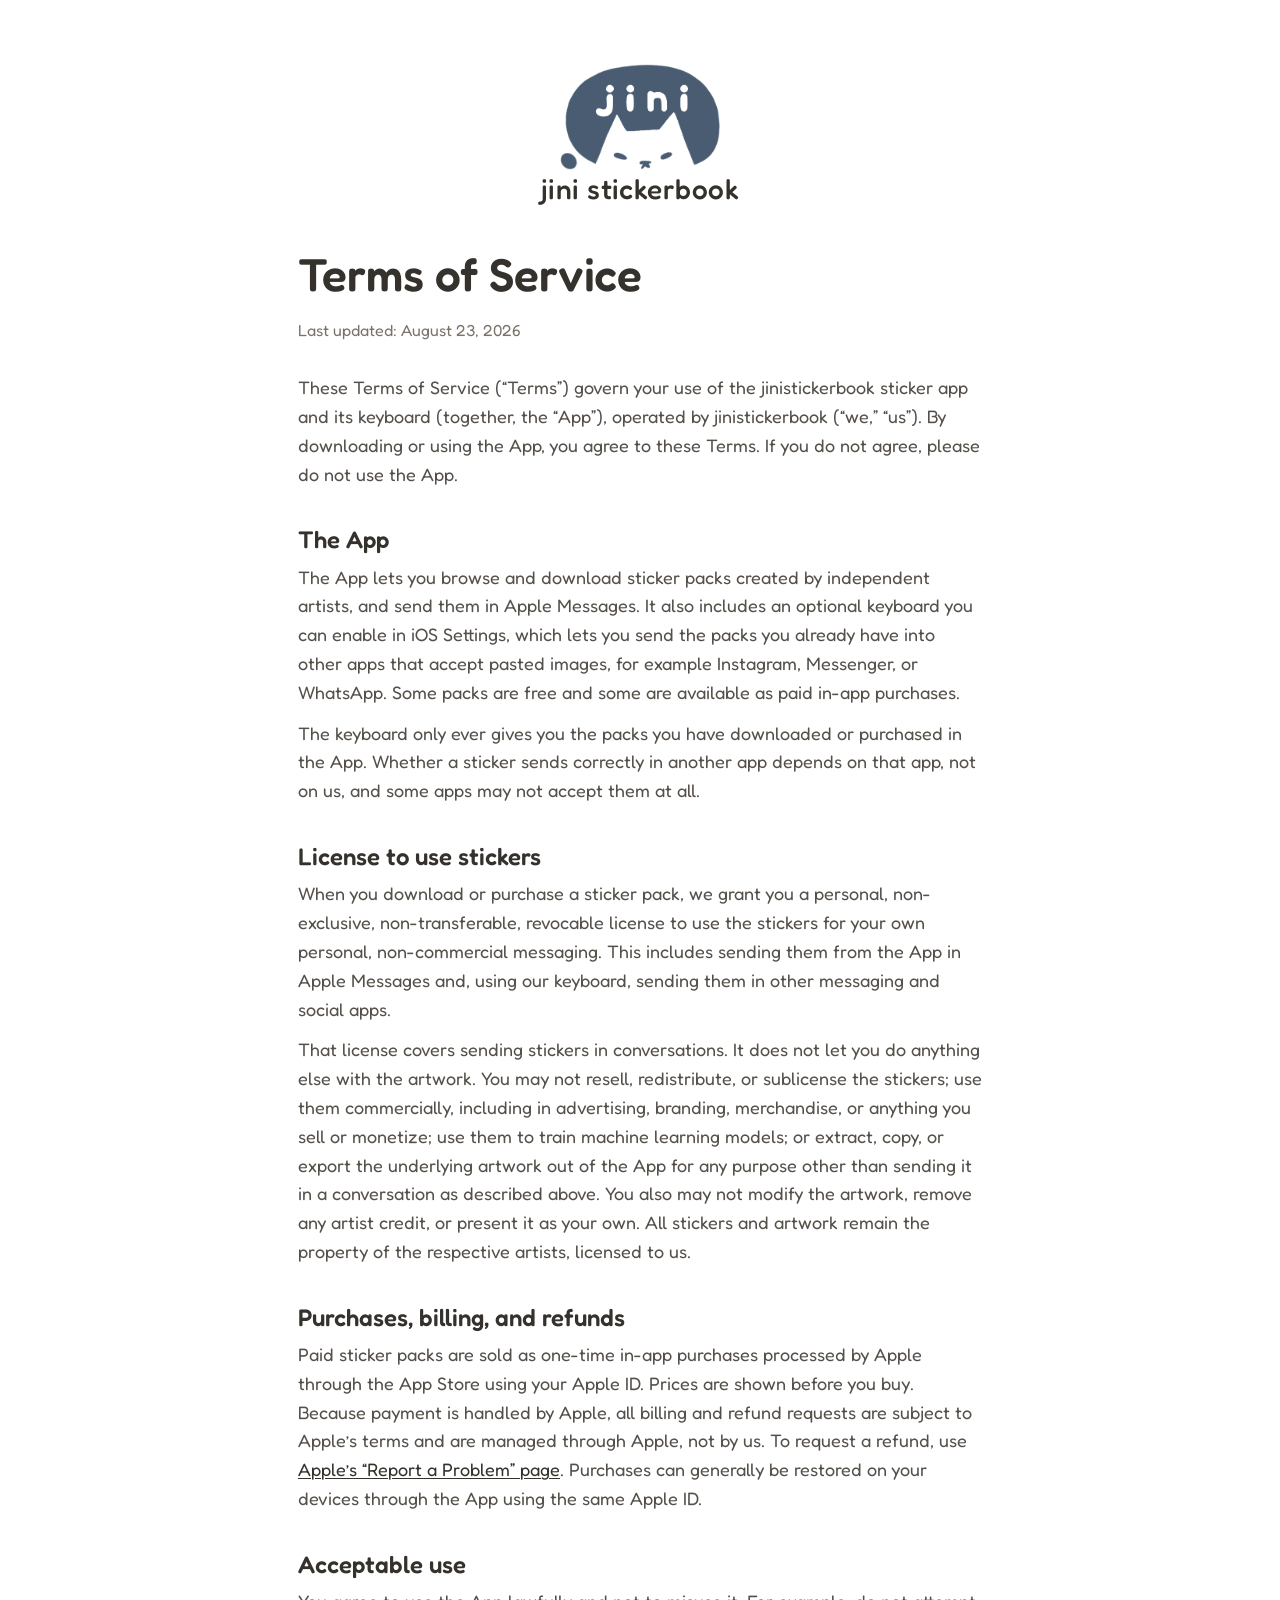
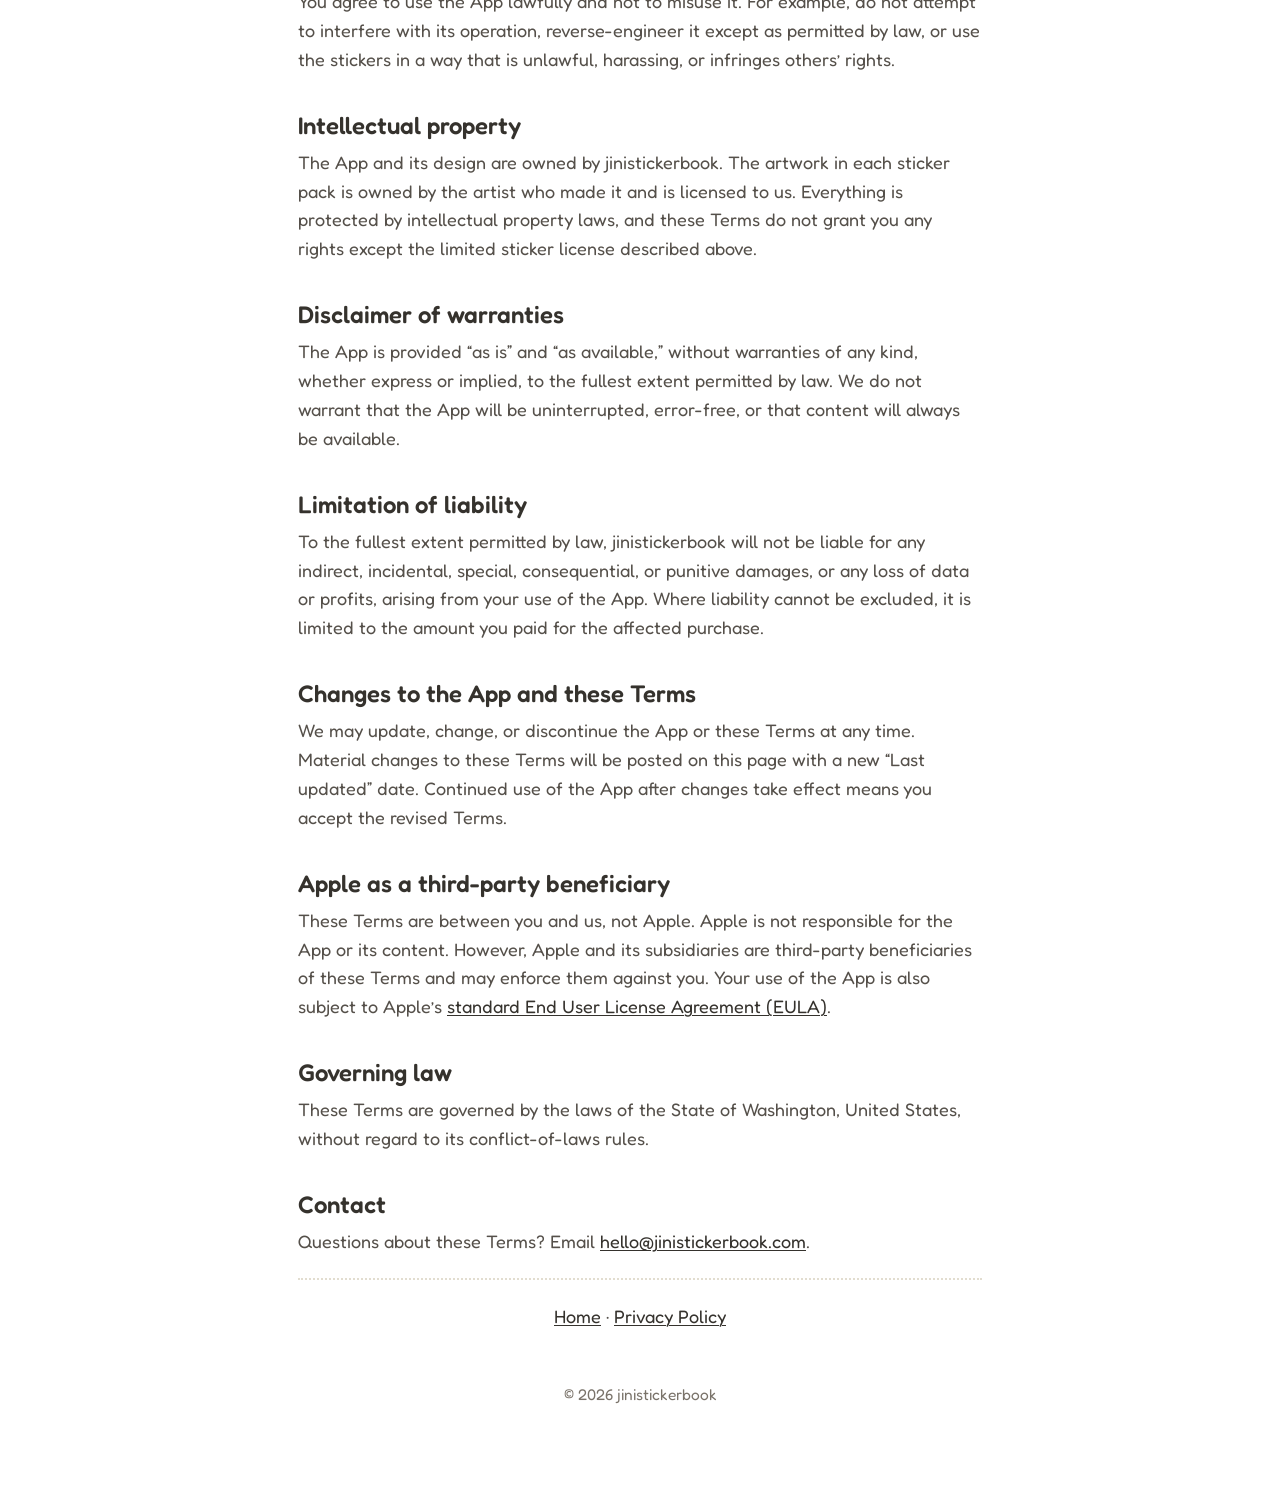
<file: terms.html>
<!DOCTYPE html>
<html lang="en">
<head>
  <meta charset="UTF-8" />
  <meta name="viewport" content="width=device-width, initial-scale=1.0" />
  <title>Terms of Service | jinistickerbook</title>
  <link rel="icon" href="assets/favicon.png" />
  <link rel="stylesheet" href="style.css" />
</head>
<body class="page-legal">
  <div class="wrap">
    <header class="site">
      <a class="wordmark" href="/">
        <img src="assets/app_icon.png" alt="" />
        <span>jini stickerbook</span>
      </a>
    </header>

    <h1>Terms of Service</h1>
    <p class="meta">Last updated: August 23, 2026</p>

    <p>These Terms of Service (“Terms”) govern your use of the jinistickerbook sticker app and
      its keyboard (together, the “App”), operated by jinistickerbook (“we,” “us”). By
      downloading or using the App, you agree to these Terms. If you do not agree, please do not
      use the App.</p>

    <h2>The App</h2>
    <p>The App lets you browse and download sticker packs created by independent artists, and send
      them in Apple Messages. It also includes an optional keyboard you can enable in iOS Settings,
      which lets you send the packs you already have into other apps that accept pasted images,
      for example Instagram, Messenger, or WhatsApp. Some packs are free and some are available as
      paid in-app purchases.</p>
    <p>The keyboard only ever gives you the packs you have downloaded or purchased in the App.
      Whether a sticker sends correctly in another app depends on that app, not on us, and some
      apps may not accept them at all.</p>

    <h2>License to use stickers</h2>
    <p>When you download or purchase a sticker pack, we grant you a personal, non-exclusive,
      non-transferable, revocable license to use the stickers for your own personal, non-commercial
      messaging. This includes sending them from the App in Apple Messages and, using our keyboard,
      sending them in other messaging and social apps.</p>
    <p>That license covers sending stickers in conversations. It does not let you do anything else
      with the artwork. You may not resell, redistribute, or sublicense the stickers; use them
      commercially, including in advertising, branding, merchandise, or anything you sell or
      monetize; use them to train machine learning models; or extract, copy, or export the
      underlying artwork out of the App for any purpose other than sending it in a conversation as
      described above. You also may not modify the artwork, remove any artist credit, or present it
      as your own. All stickers and artwork remain the property of the respective artists, licensed
      to us.</p>

    <h2>Purchases, billing, and refunds</h2>
    <p>Paid sticker packs are sold as one-time in-app purchases processed by Apple through the App
      Store using your Apple ID. Prices are shown before you buy. Because payment is handled by
      Apple, all billing and refund requests are subject to Apple’s terms and are managed through
      Apple, not by us. To request a refund, use
      <a href="https://reportaproblem.apple.com/">Apple’s “Report a Problem” page</a>. Purchases can
      generally be restored on your devices through the App using the same Apple ID.</p>

    <h2>Acceptable use</h2>
    <p>You agree to use the App lawfully and not to misuse it. For example, do not attempt to
      interfere with its operation, reverse-engineer it except as permitted by law, or use the
      stickers in a way that is unlawful, harassing, or infringes others’ rights.</p>

    <h2>Intellectual property</h2>
    <p>The App and its design are owned by jinistickerbook. The artwork in each sticker pack is
      owned by the artist who made it and is licensed to us. Everything is protected by
      intellectual property laws, and these Terms do not grant you any rights except the limited
      sticker license described above.</p>

    <h2>Disclaimer of warranties</h2>
    <p>The App is provided “as is” and “as available,” without warranties of any kind, whether
      express or implied, to the fullest extent permitted by law. We do not warrant that the App
      will be uninterrupted, error-free, or that content will always be available.</p>

    <h2>Limitation of liability</h2>
    <p>To the fullest extent permitted by law, jinistickerbook will not be liable
      for any indirect, incidental, special, consequential, or punitive damages, or any loss of
      data or profits, arising from your use of the App. Where liability cannot be excluded, it is
      limited to the amount you paid for the affected purchase.</p>

    <h2>Changes to the App and these Terms</h2>
    <p>We may update, change, or discontinue the App or these Terms at any time. Material changes to
      these Terms will be posted on this page with a new “Last updated” date. Continued use of the
      App after changes take effect means you accept the revised Terms.</p>

    <h2>Apple as a third-party beneficiary</h2>
    <p>These Terms are between you and us, not Apple. Apple is not responsible for the App or its
      content. However, Apple and its subsidiaries are third-party beneficiaries of these Terms and
      may enforce them against you. Your use of the App is also subject to Apple’s
      <a href="https://www.apple.com/legal/internet-services/itunes/dev/stdeula/">standard End User
      License Agreement (EULA)</a>.</p>

    <h2>Governing law</h2>
    <p>These Terms are governed by the laws of the State of Washington, United States, without
      regard to its conflict-of-laws rules.</p>

    <h2>Contact</h2>
    <p>Questions about these Terms? Email
      <a href="mailto:hello@jinistickerbook.com">hello@jinistickerbook.com</a>.</p>

    <hr class="dotted" />
    <p class="center"><a href="/">Home</a> · <a href="privacy.html">Privacy Policy</a></p>

    <footer class="site">
      <p>© <span id="year">2026</span> jinistickerbook</p>
    </footer>
  </div>
  <script>document.getElementById('year').textContent = new Date().getFullYear();</script>
</body>
</html>
</file>
<file: style.css>
/* jinistickerbook — shared styles. Palette mirrors the app's DesignSystem.swift.
   Type is Fredoka throughout: a rounded sans that holds up as both display
   and body, so the page doesn't split into a handwriting heading + a
   workhorse body face. */
@import url('https://fonts.googleapis.com/css2?family=Fredoka:wght@400..700&display=swap');

:root {
  /* Surfaces, pulled from DesignSystem.swift. */
  --paper: #FBF8F2;
  --card: #FFFEF9;

  /* Text ink. Warm grays rather than neutral: the paper is a cream, and a
     pure-neutral gray reads faintly cold against it. These carry the same
     undertone, so the type sits in the page instead of on top of it. */
  --ink: #55504A;         /* body copy */
  --ink-strong: #35322D;  /* headings, and the darker step under body */
  --ink-soft: #7A736A;    /* muted captions, nav, footer */
  --ink-faint: #9A9289;   /* bullets, step numbers, de-emphasised labels */
  --line: #E2DDD0;
  /* Pressed/hover state of a filled button, and the tint of the screenshot shadow. */
  --ink-press: #211F1C;

  /* The hero lockup's slate, matching the app icon. Sits outside the ink
     scale on purpose — it's the logo's colour, not a text step. */
  --brand-slate: #51555A;
  --shadow-rgb: 85, 80, 74;

  --display: 'Fredoka', 'Nunito', 'Segoe UI', sans-serif;
  --sans: 'Fredoka', 'Nunito', 'Segoe UI', sans-serif;

  --max-width: 720px;   /* legal pages */
  --container: 1020px;  /* landing page */
}

/* Brand accent — #495C72, opted into per page.
   Deliberately NOT applied to body copy or headings. This page is a document
   people read at length, and neutral text reads better than tinted text; the
   blue is worth more as punctuation than as the colour of everything. It lands
   on links, buttons, eyebrows and step markers — small, structural, repeated —
   so it signals "brand" and points at the CTAs instead of becoming the page's
   default tone.

   The hero lockup is the one deliberate exception: the mark and the wordmark
   stay slate (#51555A), so the top of the page reads as ink and the blue is
   reserved for the things you can act on. */
.theme-ink {
  --accent: #495C72;        /* brand blue */
  --accent-soft: #54667B;   /* lighter step, for link hover */
  --accent-press: #3B4C60;  /* darker step, for filled-button hover */
}

/* Where the accent is allowed to land. Everything not listed here stays gray. */

/* Links — the blue marks them as interactive, which gray underlines do weakly. */
.theme-ink a { color: var(--accent); }
.theme-ink a:hover { color: var(--accent-soft); }
.theme-ink :focus-visible { outline-color: var(--accent); }

/* Section eyebrows (ABOUT / TERMS / FAQ). Small, repeated, structural — they
   read as brand marking the page's divisions rather than as coloured text. */
.theme-ink .eyebrow { color: var(--accent); }

/* Subheads inside a section: the "why list with us" reasons, the numbered
   feature titles, and the "how it works" steps. Short labels, not prose — the
   blue reads as marking the beat of a list rather than colouring text. The h2s
   above them and the body copy below them stay --ink-strong, so each block
   still runs gray → blue → gray. */
.theme-ink .reasons dt { color: var(--accent); }
.theme-ink .termlist dt { color: var(--accent); }
.theme-ink .feature h3 { color: var(--accent); }
.theme-ink .steps h3 { color: var(--accent); }

/* The "Hi, i'm James!" opener. A short greeting rather than prose — the accent
   marks it as the start of the about copy, the same way it marks a subhead. */
.theme-ink .greeting { color: var(--accent); }

/* Buttons: the primary CTA is the one thing on the page that should pull the
   eye, so it carries the brand colour as a solid fill. */
.theme-ink .btn {
  border-color: var(--accent);
  color: var(--accent);
}

.theme-ink .btn:hover {
  background: var(--accent);
  border-color: var(--accent);
  color: var(--card);
}

.theme-ink .btn--primary {
  background: var(--accent);
  border-color: var(--accent);
  color: var(--card);
}

.theme-ink .btn--primary:hover {
  background: var(--accent-press);
  border-color: var(--accent-press);
  color: var(--card);
}

/* Numbered step markers — the circles, not the text beside them. */
.theme-ink .steps li::before {
  border-color: var(--accent);
  color: var(--accent);
}

/* The 80/20 split bar, the page's one piece of data viz. */
.theme-ink .split__bar { border-color: var(--accent); }
.theme-ink .split__bar i:first-child { background: var(--accent); }
.theme-ink .split__you { color: var(--accent); }

/* Hero wordmark — slate, matching the lockup. Keeping the blue off the top
   of the page leaves it meaning one thing only: this is something you can click. */
.theme-ink .hero__wordmark { color: var(--brand-slate); }

* { box-sizing: border-box; }

html {
  -webkit-text-size-adjust: 100%;
  scroll-behavior: smooth;
  scroll-padding-top: 56px;
  overflow-x: clip;
}

@media (prefers-reduced-motion: reduce) {
  html { scroll-behavior: auto; }
}

body {
  margin: 0;
  background: var(--paper);
  color: var(--ink);
  font-family: var(--sans);
  font-size: 18px;
  font-weight: 400;
  line-height: 1.6;
  -webkit-font-smoothing: antialiased;
}

/* Terms, privacy, and artist terms are long documents people read straight
   through. Plain white gives the type maximum contrast and keeps the page from
   competing with the copy; the landing page keeps its cream --paper. */
.page-legal { background: #FFFFFF; }

::selection { background: var(--ink-strong); color: var(--card); }

/* ---------- Type ---------- */

h1, h2, h3, .display {
  font-family: var(--display);
  color: var(--ink-strong);
  font-weight: 550;
  letter-spacing: 0;
}

h1 {
  font-size: clamp(34px, 4.8vw, 46px);
  line-height: 1.1;
  margin: 0 0 18px;
}

h2 {
  font-size: clamp(24px, 3.4vw, 32px);
  line-height: 1.18;
  margin: 0;
}

h3 {
  font-size: 20px;
  line-height: 1.22;
  margin: 0 0 5px;
}

p, li { margin: 0 0 12px; }
p:last-child, li:last-child { margin-bottom: 0; }
ul { padding-left: 20px; }
strong { color: var(--ink-strong); font-weight: 500; }

a {
  color: var(--ink-strong);
  text-decoration-thickness: 1px;
  text-underline-offset: 2px;
}

a:hover { color: var(--ink-soft); }

:focus-visible {
  outline: 2.5px solid var(--ink-strong);
  outline-offset: 3px;
  border-radius: 4px;
}

.eyebrow {
  font-family: var(--sans);
  font-size: 13px;
  font-weight: 500;
  letter-spacing: 0.12em;
  text-transform: uppercase;
  color: var(--ink-soft);
  margin: 0 0 12px;
}

/* About's heading block is a grid, so the default gap stacks on the
   eyebrow's own margin. Pull those two together. */
#about .head-drawn {
  gap: 0;
}

#about .head-drawn .eyebrow {
  margin-bottom: 4px;
}

.lede {
  font-size: clamp(19px, 2vw, 21px);
  line-height: 1.55;
  max-width: 46ch;
}

/* Starts a second block inside one section — enough air to read as its own
   beat, but less than the gap between two full sections. */
.eyebrow--restart { margin-top: clamp(48px, 6vw, 76px); }

.prose { max-width: 62ch; }
.prose p + p { margin-top: 14px; }
h2 + .prose { margin-top: 18px; }
.prose-center { margin-left: auto; margin-right: auto; }

/* The opening hello in the about copy. Carries the same weight as <strong>,
   which is the page's existing emphasis step for body text. */
.greeting { font-weight: 500; }

/* The "Your art, in everyday conversations." heading needs its own gap before
   the drawing + reasons block, so the two don't read as one run of text.
   Tightened on desktop (see the 860px block) — there the drawing sits in its
   own column, so less air is needed than in the stacked mobile layout. */
h2 + .split-drawing { margin-top: clamp(28px, 4vw, 44px); }

/* Stacked reasons under "Why list with us" — heading above, line below. */
.reasons {
  margin: 0;
  max-width: 42ch;
}

.reasons > div + div { margin-top: clamp(17px, 2.2vw, 23px); }

.reasons dt {
  font-family: var(--sans);
  font-size: clamp(18px, 2vw, 20px);
  font-weight: 500;
  color: var(--ink-strong);
  line-height: 1.25;
  margin: 0 0 4px;
}

.reasons dd {
  margin: 0;
  font-size: 17px;
  line-height: 1.5;
}

/* ---------- Layout ---------- */

.container {
  width: min(var(--container), 100% - 40px);
  margin-inline: auto;
}

/* Same gutters as .container, so every section shares one left edge —
   the column inside is what narrows. */
.container--narrow > * { max-width: 700px; }

.section { padding: clamp(60px, 8vw, 100px) 0; }
.section--tight { padding: clamp(44px, 5vw, 68px) 0; }

/* Alternating band, one shade lighter than the page. */
.band {
  background: var(--card);
  border-top: 1px solid var(--line);
  border-bottom: 1px solid var(--line);
}

.section-head { margin-bottom: clamp(28px, 4vw, 44px); }

/* For heads that sit directly above a hairline-ruled list. */
.section-head--flush { margin-bottom: clamp(10px, 1.5vw, 18px); }

/* Dotted divider, echoes DottedDivider in the app. */
.dotted {
  border: none;
  border-top: 2.25px dotted var(--line);
  margin: 22px 0;
}

/* ---------- Site header ---------- */

.topbar {
  position: sticky;
  top: 0;
  z-index: 50;
  background: var(--paper);
  border-bottom: 1px solid transparent;
  transition: border-color 0.25s ease;
}

.topbar.is-stuck { border-bottom-color: var(--line); }

.topbar__inner {
  display: flex;
  align-items: center;
  justify-content: flex-end;   /* nav + CTA sit right; the brand lockup that
                                  used to hold the left edge is gone */
  gap: 20px;
  padding: 11px 0;
}


.topbar__nav {
  display: flex;
  align-items: center;
  gap: 26px;
  font-size: 16px;
  font-weight: 400;
}

.topbar__nav a { color: var(--ink-soft); text-decoration: none; }
.topbar__nav a:hover { color: var(--ink-strong); }

@media (max-width: 720px) {
  .topbar__nav { gap: 18px; font-size: 15px; }
}

/* ---------- Buttons ---------- */

.btn {
  display: inline-flex;
  align-items: center;
  justify-content: center;
  gap: 9px;
  font-family: var(--sans);
  font-size: 17px;
  font-weight: 500;
  line-height: 1;
  text-decoration: none;
  padding: 14px 22px;
  border: 1.5px solid var(--ink-strong);
  border-radius: 12px;
  background: transparent;
  color: var(--ink-strong);
  transition: background 0.16s ease, color 0.16s ease, border-color 0.16s ease;
}

.btn:hover {
  background: var(--ink-strong);
  border-color: var(--ink-strong);
  color: var(--card);
}

.btn--primary {
  background: var(--ink-strong);
  border-color: var(--ink-strong);
  color: var(--card);
}

.btn--primary:hover {
  background: var(--ink-press);
  border-color: var(--ink-press);
  color: var(--card);
}

.btn--sm { padding: 9px 15px; font-size: 15.5px; border-radius: 10px; }
.btn--lg { padding: 16px 28px; }

.btn-row { display: flex; flex-wrap: wrap; gap: 12px; align-items: center; }
.btn-row--center { justify-content: center; }

@media (max-width: 460px) {
  .btn-row { display: grid; gap: 10px; }
  .btn-row .btn { width: 100%; }
}

/* ---------- App Store badge ---------- */

/* Official US/UK black lockup from Apple (119.66×40). Sized by height so the
   aspect stays unmodified — Apple's marketing guidelines require that. */
.store-badge {
  display: block;
  line-height: 0;
  flex: none;
  background: var(--paper);
  padding: 5px;
  /* Inner lockup is ~8px at Apple's 40px art; scale with the displayed
     height and add the padding so the white ring follows the same curve. */
  border-radius: 13px;
  /* Accent sits outside the paper padding, so it doesn't eat into the ring. */
  box-shadow: 0 0 0 6px var(--accent);
}

.store-badge__icon {
  display: block;
  height: 36px;
  width: auto;
}

@media (min-width: 860px) {
  .store-badge__icon { height: 42px; }
}

.cta-row {
  display: flex;
  flex-wrap: wrap;
  align-items: center;
  justify-content: center;
  gap: 13px 16px;
}

.cta-row .btn { padding: 16px 22px; }

@media (max-width: 460px) {
  .cta-row { display: grid; justify-items: center; gap: 14px; }
  .cta-row .btn { width: auto; }
}

/* ---------- Hero ---------- */

/* Header + hero share one viewport: the topbar takes its natural height and
   the hero fills the rest. Avoids guessing --topbar-h, which was making the
   first screen a few pixels taller than the viewport and leaving the page
   slightly scrolled on reload. */
.fold {
  height: 100vh;
  max-height: 100vh;
  height: 100svh;
  max-height: 100svh;
  display: flex;
  flex-direction: column;
  min-height: 0;
  overflow-anchor: none;
}

.hero {
  flex: 1 1 auto;
  min-height: 0;
  display: flex;
  flex-direction: column;
  overflow: hidden;
}

/* Lockup on top, screenshots filling the rest of the fold. Same stacking
   at every width; the desktop rule only retunes the shot count and size. */
.hero__layout {
  display: grid;
  grid-template-columns: 1fr;
  grid-template-rows: auto minmax(0, 1fr);
  height: 100%;
  min-height: 0;
  justify-items: center;
}

.hero .container {
  width: min(100% - 40px, 1200px);
}

.hero__inner {
  text-align: center;
  display: flex;
  flex-direction: column;
  align-items: center;
  justify-content: center;
  gap: 32px;
  padding: 14px 0 0;
  min-width: 0;
  width: 100%;
  position: relative;
  z-index: 2;
  pointer-events: none;
}

.hero__title {
  display: flex;
  flex-direction: row;
  flex-wrap: nowrap;
  align-items: center;
  justify-content: center;
  gap: 16px;
  margin: 0;
  overflow: visible;
  font-size: 0;
  font-family: var(--display);
  font-weight: 500;
  letter-spacing: 0.01em;
  line-height: 1.04;
  color: var(--brand-slate);
}

/* Wordmark names the page for screen readers; it is not shown visually. */
.hero__wordmark {
  position: absolute;
  width: 1px;
  height: 1px;
  padding: 0;
  margin: -1px;
  overflow: hidden;
  clip: rect(0, 0, 0, 0);
  white-space: nowrap;
  border: 0;
}

/* The transparent mark, not the packed app icon — it sits directly on the
   paper, so it keeps its own proportions rather than filling a square. */
.hero__icon {
  flex: none;
  width: 124px;
  height: auto;
  display: block;
}

.hero .cta-row { display: flex; justify-content: center; margin-bottom: 0; pointer-events: auto; }

/* Fills whatever the lockup leaves. The homepage shot (and the desktop
   row) sit on the fold; overflow clips anything that would run past it. */
.hero__previews {
  min-height: 0;
  min-width: 0;
  width: 100%;
  display: flex;
  justify-content: center;
  align-items: flex-end;
  overflow: hidden;
}

.hero__preview {
  min-height: 0;
  height: 100%;
  display: flex;
  justify-content: center;
  align-items: flex-end;
  overflow: hidden;
  width: 100%;
  padding: 24px 28px 0;
}

/* Extra hero shots are a desktop row; keep the phone hero as one screenshot. */
.hero__preview + .hero__preview { display: none; }

.hero__preview img {
  width: auto;
  height: auto;
  max-width: 72%;
  max-height: 100%;
  object-fit: contain;
  object-position: bottom;
  display: block;
  /* Equal px radii so the curve stays circular as the shot scales; a %
     radius would stretch with the image's height. Bottoms stay square
     because they clip off the fold. */
  border-top-left-radius: 28px;
  border-top-right-radius: 28px;
  /* Transparent PNG corners would otherwise composite against a filter
     backing-store (a gray rectangle). Paint the page colour behind them
     instead, and skip drop-shadow — it was the source of that halo. */
  background-color: var(--paper);
  user-select: none;
  -webkit-user-select: none;
}

@media (min-width: 860px) {
  .hero__layout {
    grid-template-rows: minmax(0, 1fr) auto;
    row-gap: 0;
  }

  .hero__inner {
    flex-direction: column;
    justify-content: flex-end;
    gap: 40px;
    height: 100%;
    padding: 16px 0 0;
    width: auto;
    min-height: 0;
    overflow: visible;
  }

  .hero__icon { width: 132px; }

  .hero__previews {
    /* Between the original halfway hang and the last nudge up. */
    margin-top: -24px;
    /* Extra air between shots on a wide screen; collapses to nothing by
       the 860px breakpoint so the gap goes first, then the layout switches. */
    gap: clamp(0px, calc((100vw - 860px) / 10), 40px);
    width: auto;
  }

  .hero__preview {
    padding: 0;
    width: auto;
    height: auto;
  }

  .hero__preview + .hero__preview { display: flex; }

  .hero__preview img {
    max-width: min(262px, calc((100vw - 88px) / 3));
    max-height: calc(100svh - 242px);
  }
}

/* Phone: hang the App Store badge halfway over the screenshot. The shot
   fills the rest of the fold so its top edge meets the badge's midline
   (29px, half of the 36px lockup plus its 5px paper ring and 6px accent)
   instead of sitting in a gap below it. */
@media (max-width: 859px) {
  .hero__previews { margin-top: -29px; }

  .hero__preview { padding-top: 0; }

  .hero__preview img {
    height: 100%;
    max-width: 100%;
  }
}

/* ---------- Hero drawings ---------- */

/* The accent strokes were drawn to sit off the logo's top-right shoulder, so
   they hang off the mark rather than taking part in the lockup. */
.hero__mark {
  position: relative;
  display: inline-block;
  flex: none;
  margin: 0;
  line-height: 0;
}

.hero__accent {
  position: absolute;
  top: -6%;
  right: -26%;
  width: 28%;
  pointer-events: none;
  user-select: none;
  -webkit-user-select: none;
}

/* ---------- Screenshot / video frames (hand-drawn) ---------- */


/* The app's own background is --paper, so a screenshot would otherwise
   dissolve into the page — the frame is what gives it an edge. Drawn in the
   same ink as the rest of the page, in place of the hairline rectangle and
   drop shadow that used to do this job: a machined edge around the artwork
   was the one thing on the page that didn't look handmade. */
/* The box is the screenshot itself. The frame hangs outside it, so the ink
   never covers any part of the shot. */
.shot {
  position: relative;
  width: 100%;
  max-width: 290px;
  aspect-ratio: 9 / 19.5;
}

/* Sized so the frame's OPENING lands on the shot's edge and the whole stroke
   sits outside it. In the art, the opening starts 17.5 of 535 units in from
   each edge, so the frame has to be 1.07x the shot and overhang it by 3.5% of
   the shot's width on every side.

   Horizontal and vertical insets are given separately because a percentage
   resolves against the box's width on the sides and its height on the ends —
   1.62% of the height is the same number of pixels as 3.5% of the width on a
   9/19.5 box, so the overhang comes out square. */
.shot::after {
  content: "";
  position: absolute;
  inset: -1.62% -3.5%;
  /* The art is 535x1119 against a 9/19.5 box: a 3% difference in proportion,
     which stretched to fit puts 0.2px of extra weight on the side strokes.
     Cheaper than cropping the screenshots to suit the frame. */
  background: url('assets/drawings/app_border.png') no-repeat center / 100% 100%;
  pointer-events: none;
}

.shot img,
.shot video {
  width: 100%;
  height: 100%;
  object-fit: cover;
  display: block;
  /* Matches the curve of the frame's opening — a radius of 27 units in art the
     frame renders 1.07x the size of this box. Same horizontal/vertical pairing
     as above, so the corner stays circular at any size. */
  border-radius: 5.4% / 2.5%;
}

/* ---------- Feature rows (copy one side, screenshot the other) ---------- */

.features {
  list-style: none;
  margin: 0;
  padding: 0;
}

.feature {
  margin: 0;
  padding: clamp(36px, 5vw, 60px) 0;
  border-top: 1px solid var(--line);
  display: grid;
  gap: clamp(28px, 4vw, 44px);
  align-items: center;
}

.feature:last-child { border-bottom: 1px solid var(--line); }

.feature__num {
  display: block;
  font-size: 13px;
  font-weight: 500;
  letter-spacing: 0.12em;
  color: var(--ink-faint);
  margin-bottom: 14px;
}

.feature__copy h3 {
  font-size: clamp(22px, 2.6vw, 26px);
  line-height: 1.18;
  margin-bottom: 12px;
}

.feature__copy p {
  font-size: 17px;
  line-height: 1.6;
  max-width: 46ch;
}

/* Width lives on the grid item, so .shot's percentage width has something
   definite to resolve against. */
.feature__media {
  justify-self: center;
  width: 100%;
  max-width: 252px;
}

.feature__media .shot { max-width: none; }

@media (min-width: 820px) {
  /* Copy and screenshot sit next to each other with a fixed gap, and the row's
     spare width is pushed to the OUTSIDE by justify-content rather than left
     in a column between them. Sizing the copy column to max-content alone
     wasn't enough: the paragraph is capped at 46ch by .feature__copy p, so any
     leftover row width still opened up as a gap on whichever side the slack
     landed. */
  .feature {
    grid-template-columns: minmax(0, max-content) minmax(0, 252px);
    column-gap: clamp(76px, 8vw, 116px);
    justify-content: start;
  }

  .feature__copy { grid-column: 1; }
  .feature__media { grid-column: 2; }

  /* Even rows mirror, so the screenshots zig-zag down the page. The pair is
     pushed to the right edge so the screenshots still alternate sides.

     A much wider gap than the normal rows: on a flipped row the doodle hangs
     off the screenshot's RIGHT edge, i.e. straight into the copy column, so
     the gap has to clear the drawing rather than just separate two blocks. */
  .feature--flip {
    grid-template-columns: minmax(0, 252px) minmax(0, max-content);
    column-gap: clamp(124px, 13vw, 200px);
    justify-content: end;
  }

  .feature--flip .feature__media { grid-column: 1; grid-row: 1; }
  .feature--flip .feature__copy { grid-column: 2; grid-row: 1; }
}

/* ---------- Hand-drawn spot illustrations ----------

   Three placement patterns, all built on one base class:
     .drawing              — the image itself, never interactive, never selectable
     .drawing-aside        — sits beside a block on desktop, above it on mobile
     .drawing-mark         — small, rides alongside a section heading
     .feature__doodle      — absolutely positioned against a .shot

   Every drawing is decorative: alt="" so screen readers skip it, and
   aria-hidden on the wrappers that exist only to position one. */

.drawing {
  display: block;
  width: 100%;
  height: auto;
  /* The art is dark ink on transparent; on the light paper it needs no
     treatment, but it must never catch a click meant for the copy below. */
  pointer-events: none;
  user-select: none;
  -webkit-user-select: none;
}

/* --- Pattern 1: drawing beside the section heading (about) ---

   The copy keeps its original full width; only the heading row is split, so
   the drawing sits to the right of "Built for artists." and the paragraphs
   below run the same measure they always did.

   Mobile: the drawing drops under the heading and above the copy. */

.head-drawn {
  display: grid;
  align-items: center;
  gap: clamp(10px, 2vw, 18px);
  /* Containing block for the absolutely-positioned drawing on desktop. */
  position: relative;
}

.head-drawn .drawing-aside {
  justify-self: center;
  width: 100%;
  max-width: var(--drawing-w, 210px);
}

@media (min-width: 860px) {
  /* The heading column is sized to its text (max-content) rather than 1fr, so
     the drawing sits immediately beside "Built for artists." instead of being
     pushed to the container's right edge by a stretched column. */
  .head-drawn {
    grid-template-columns: max-content minmax(0, var(--drawing-col, 250px));
    column-gap: clamp(24px, 4vw, 48px);
    justify-content: start;
  }

  /* The eyebrow and h2 stack in the left column, drawing spans both rows. */
  .head-drawn > :not(.drawing-aside) { grid-column: 1; }

  /* About's heading runs the full width of the narrow container, which would
     strand the drawing at the right edge. It keeps the mobile arrangement
     instead: one column, drawing under the heading. Back in flow, so it needs
     its own margins rather than the overhang the other sections rely on. */
  #about .head-drawn { grid-template-columns: minmax(0, 1fr); }

  #about .head-drawn .drawing-aside {
    position: static;
    grid-column: 1;
    grid-row: auto;
    justify-self: start;
    width: var(--drawing-w, 210px);
    margin-top: 16px;
    margin-bottom: 12px;
  }

  /* The drawing is taller than the eyebrow + h2 it sits beside. Left in flow it
     would set the row height and show up as padding above "About" and below the
     h2 — spacing that belongs to the drawing, not to the heading. Taking it out
     of flow removes it from the row's height calculation, so the heading block
     keeps its natural size and the drawing overhangs the copy below instead of
     pushing it down. */
  .head-drawn .drawing-aside {
    grid-column: 2;
    grid-row: 1 / span 2;
    justify-self: var(--drawing-justify, start);
    align-self: center;
    position: absolute;
    width: var(--drawing-w, 210px);
    max-width: none;
    /* Per-section vertical nudge, since the art's own balance point isn't
       always the centre of the heading block it sits beside. Done with
       margin-top rather than a transform (the reveal sets `transform: none`
       on [data-stagger] children once they animate in) and rather than `top`
       (a length there would cancel the align-self centring above). */
    margin-top: var(--drawing-shift, 0);
  }

  /* A small breath under the heading — not the large gap the out-of-flow
     drawing used to force, just enough to separate heading from copy. */
  .head-drawn + .prose { margin-top: clamp(8px, 1vw, 13px); }

  /* Terms: the jar is ~230px against a ~71px heading, so with the tightened
     gap below it crosses into the top of the list. It rides in front of
     everything it reaches — the hairline rules and the term text included —
     so the drawing reads as sitting on top of the page rather than being
     interrupted by it. */
  .head-drawn:has(+ .termlist) .drawing-aside { z-index: 2; }
}

/* --- Pattern 2: drawing left, list right (why list with us, terms) ---

   The section heading stays full-width above; below it the drawing takes the
   left column and the definition list the right.

   Mobile: heading, then drawing, then list — the requested order. */

.split-drawing { display: grid; gap: clamp(18px, 3vw, 28px); }

.split-drawing .drawing-aside {
  justify-self: center;
  width: 100%;
  max-width: var(--drawing-w, 230px);
}

@media (min-width: 860px) {
  .split-drawing {
    grid-template-columns: minmax(0, var(--drawing-col, 300px)) minmax(0, 1fr);
    column-gap: var(--split-gap, clamp(36px, 5vw, 72px));
    align-items: var(--split-align, center);
  }

  .split-drawing .drawing-aside {
    grid-column: 1;
    max-width: none;
  }

  .split-drawing > :not(.drawing-aside) { grid-column: 2; }

  /* In the split the list owns its column, so the standalone measure cap and
     the top margin that spaced it under a heading both come off. */
  .split-drawing .reasons { max-width: none; margin-top: 0; }

  /* A touch less air under the heading than the stacked mobile layout needs. */
  h2 + .split-drawing { margin-top: clamp(20px, 2.4vw, 30px); }
}

/* Mirrored: content left, drawing right (terms). */
@media (min-width: 860px) {
  .split-drawing--right {
    grid-template-columns: minmax(0, 1fr) minmax(0, var(--drawing-col, 300px));
  }

  /* Both children are pinned to row 1. Without that, the drawing comes first
     in source and auto-places into row 1 of its column, pushing the list down
     into row 2 — the drawing ends up stacked above the list instead of beside
     it. Source order stays drawing-first so mobile still reads heading →
     drawing → list. */
  .split-drawing--right .drawing-aside { grid-column: 2; grid-row: 1; }
  .split-drawing--right > :not(.drawing-aside) { grid-column: 1; grid-row: 1; }

  /* The list lost width to the drawing column, so the term labels get a
     narrower gutter to keep the descriptions on sensible line lengths. */
  .split-drawing .termlist > div { grid-template-columns: 180px minmax(0, 1fr); }
  .split-drawing .termlist { margin-top: 0; }
}

/* --- Pattern 3: a mark riding alongside a heading (faq) --- */

.section-head--drawn { display: grid; align-items: center; }

/* The FAQ headline is meant to hold one line beside its drawing; the column
   is narrow, so the heading is allowed to overflow it rather than wrap. */
@media (min-width: 860px) {
  .section-head--nowrap h2 { white-space: nowrap; }
}

.section-head--drawn .drawing-mark {
  justify-self: center;
  width: 100%;
  max-width: var(--mark-w, 260px);
  margin-top: clamp(16px, 3vw, 24px);
}

@media (min-width: 860px) {
  .section-head--drawn {
    grid-template-columns: minmax(0, 1fr) minmax(0, var(--mark-col, 300px));
    column-gap: clamp(28px, 4vw, 56px);
  }

  .section-head--drawn > :not(.drawing-mark) { grid-column: 1; }

  .section-head--drawn .drawing-mark {
    grid-column: 2;
    grid-row: 1 / span 2;
    justify-self: var(--mark-justify, center);
    /* Size and position are separate knobs. The mark's column (--mark-col) sets
       where it starts; without a cap of its own the image would simply fill
       that column, so widening the column to pull the drawing closer to the
       heading would also enlarge it. --mark-max caps the drawing independently,
       leaving --mark-col free to act as pure positioning. Defaults to none, so
       heads that don't set it behave as before. */
    max-width: var(--mark-max, none);
    /* The mark centers across the eyebrow + headline rows, which leaves it
       hanging below the headline. --mark-shift lifts it back into line.
       This has to be margin rather than a transform: the scroll-reveal sets
       `transform: none` on landing, which would wipe out a translate and drop
       the mark back down at the end of its animation. */
    margin-top: calc(-1 * var(--mark-shift, 0px));
  }
}

/* Mobile: the scissors sit under the section heading and above the steps, so
   the reading order is heading → drawing → steps. Centered in the column via
   the auto side margins. */
.steps-doodle {
  display: block;
  margin: clamp(18px, 2.6vw, 28px) auto clamp(24px, 3.4vw, 36px);
  width: 100%;
  max-width: clamp(320px, 42vw, 420px);
  /* Same reasoning as the desktop rule below — a large drawing needs more
     travel than the copy around it to read as moving at all. */
  --rev-y: 40px;
  --rev-dur: 0.85s;
  /* The blades and the dotted line are drawn a few degrees off level, so the
     artwork reads as slanted when laid out flat. This counter-rotation sets it
     back upright, and is applied in both orientations. */
  --doodle-tilt: -0.5deg;
}

/* The reveal drives `transform`, which is the same property carrying the tilt,
   so the two are composed here rather than left to the base .reveal rule —
   otherwise the drawing would animate to `transform: none` and land slanted.
   The translate goes first so it stays in screen axes. */
.steps-doodle.reveal {
  transform: translateY(var(--rev-y, 14px)) rotate(var(--doodle-tilt));
}

.steps-doodle.reveal.is-in {
  transform: translateY(0) rotate(var(--doodle-tilt));
}

/* Desktop: the scissors sit to the LEFT of the steps, in their own column.

   This is a real two-column grid rather than the absolutely-positioned pin the
   right-hand version used. Pinning worked there because the 700px content cap
   already left the right side of the container empty — the drawing dropped
   into space nothing else wanted. There is no such free space on the left, so
   the steps have to give up width for the drawing to sit beside them, and a
   grid is the honest way to express that. */
/* 1000px, matching the old right-hand placement: below this the two columns
   leave the copy too narrow, so the drawing stays stacked under the heading. */
@media (min-width: 1000px) {
  /* Opts OUT of the parent's 700px child cap so the wrapper spans the full
     container and both columns have room; the steps get their own cap from the
     grid track instead. */
  .container--narrow > .steps-doodle-wrap { max-width: none; }

  /* The drawing's column is sized to the scissors' rotated WIDTH (--doodle-size
     is the upright drawing's height, i.e. the unrotated long edge). Rotation
     does not change an element's box, so an img laid out at its full unrotated
     width would leave ~200px of dead space either side of the upright artwork.
     Instead the img's box is laid out NARROW — at the rotated width — and
     scaled back up to --doodle-size by the transform. Box and artwork then
     match, so there is no dead space and nothing overflows the container. */
  .steps-doodle-wrap {
    display: grid;
    grid-template-columns:
      calc(var(--doodle-size, 265px) / 3.43) minmax(0, 1fr);
    column-gap: var(--doodle-gap, clamp(24px, 3vw, 48px));
    align-items: center;
  }

  /* Source order is drawing-then-steps, which is also the column order, so
     neither child needs an explicit placement. */
  .steps-doodle {
    width: calc(var(--doodle-size, 265px) / 3.43);
    max-width: none;
    justify-self: center;
    margin: 0;
    /* Rotated so the blades point up rather than right — the column is tall and
       narrow, which suits the upright orientation. The quarter turn carries the
       same --doodle-tilt correction as the flat version. The scale compensates
       for the narrow layout box above: 3.43 (the drawing's aspect ratio) brings
       it back to --doodle-size on screen. */
    transform: rotate(calc(-90deg + var(--doodle-tilt))) scale(3.43);
  }

  /* The scroll reveal drives `transform`, which is the same property holding
     the rotation above — left alone it would animate to `transform: none` and
     drop the scissors flat and unscaled at the end of the reveal. So the
     reveal's offset is composed with the rotation here instead.

     The translate goes BEFORE the rotation so it stays in screen axes: written
     after, it would be rotated too, and a translateY would slide the scissors
     sideways rather than up. Transforms apply right-to-left, so the drawing is
     rotated and scaled first, then moved down the screen by --rev-travel and
     eased back to 0. */
  .steps-doodle.reveal {
    /* Travels further and slower than the steps beside it: it is a large
       standalone drawing, and at the copy's 22px the motion barely registers
       against its size. Closer to the showcase's 38px/0.85s, which is the
       page's setting for imagery rather than text. */
    --rev-travel: 40px;
    --rev-dur: 0.85s;
    transform: translateY(var(--rev-travel, 14px))
      rotate(calc(-90deg + var(--doodle-tilt))) scale(3.43);
  }

  .steps-doodle.reveal.is-in {
    transform: translateY(0) rotate(calc(-90deg + var(--doodle-tilt)))
      scale(3.43);
  }
}

/* --- Pattern 3: doodles overlapping the app screenshots --- */

/* Establishes the box the doodles position against. */
.feature__media { position: relative; }

.feature__doodle {
  position: absolute;
  width: var(--doodle-w, 40%);
  z-index: 2;
}

/* The screenshots are a fixed 252px at every width, so these percentages
   resolve to the same physical size on desktop and mobile alike — no
   per-breakpoint resizing needed. */

/* Paper plane, flying in over the top-right corner of screenshot 01. */
.feature__doodle--plane {
  --doodle-w: 174%;
  top: calc(-11% + 12px);
  right: calc(-50.6% + 2px);
}

/* Pointing hand, aimed at the sticker drawer in 02. Anchored bottom-right, so
   the pixel nudges push it down past the frame's bottom and out past its right
   edge. */
.feature__doodle--hand {
  --doodle-w: 84%;
  bottom: calc(22% - 30px);
  right: calc(-44% - 20px);
}

/* Small character peeking out from behind the left edge of screenshot 03.
   The width is 30% scaled by 217/201: the art was redrawn with the raised hand
   further out, which widened the file without moving anything else. Sizing to
   the new width keeps the ink at the size it was drawn, and since the piece is
   anchored by its left and bottom edges — the two the redraw left untouched —
   the character stays put and only the hand reaches further right. */
.feature__doodle--peek {
  --doodle-w: 32.39%;
  bottom: 16%;
  left: calc(-27% - 5px);
}

/* The drawings hang outside their media box — the plane's right edge sits
   ~126px past it — and the box ends flush with the container, so that overhang
   spills into the page margin. Above ~1272px the margin is wide enough on its
   own. Below that, the row is pulled in from the container's edge by exactly
   the shortfall, which buys the overhang its room without moving the drawing
   relative to the screenshot it annotates.

   Padding on the row rather than a negative margin on the drawing: the drawing
   is absolutely positioned against .feature__media, so shifting the media box
   moves screenshot and doodle together and the composition is preserved.

   126px is the plane's overhang (50.6% of the 252px media box, less the 2px
   nudge). It is the widest of the two that reach into the page margin — the
   peek needs 74px — so sizing to the plane covers both. The hand hangs 131px
   off its frame but its row is flipped, so that overhang goes inward, into the
   gap beside the copy. */
@media (min-width: 820px) {
  /* The screenshot sits at the row's right edge and the plane reaches ~126px
     past it, so the row is padded by that much: the media column moves left
     by the overhang and the drawing ends flush with the row instead of
     hanging outside it. Padding on the row (not a negative margin on the
     drawing) keeps screenshot and doodle moving together, since the doodle is
     positioned against .feature__media.

     A flat value rather than one derived from the viewport: the copy column is
     max-content, so the row's own edge is not a fixed distance from the page
     edge and a computed shortfall under-corrected in the 830-950px band. */
  .feature:not(.feature--flip) { padding-right: 126px; }

  /* Flipped rows put the screenshot on the left and the hand overhangs to its
     right — into the gap beside the copy, not the page margin — so the row
     needs no extra room. */
}

/* ---------- Mobile tuning for the drawings ----------

   Single-column territory: every drawing sits in the flow between its heading
   and the content below, so the adjustments here are all spacing and nudges.
   Scoped to <=859px, one below the point where the two-column drawing layouts
   engage, so none of it can reach the desktop composition. */
@media (max-width: 859px) {
  /* 1. A little more air either side of the about-me drawing. */
  #about .head-drawn .drawing-aside {
    margin-top: 22px;
    margin-bottom: 18px;
  }

  /* 3. Separation between each screenshot and the copy above it. Row 1 needs
        the most: its plane hangs above the phone frame (top: -11%), so the gap
        has to clear the drawing rather than the screenshot. Rows 2 and 3 have
        their drawings low on the frame, so they need less. */
  .feature__media { margin-top: 26px; }
  .feature--flip .feature__media,
  .feature:nth-child(3) .feature__media { margin-top: 14px; }

  /* 4 & 5. See the single-column block below — those two live at a tighter
     breakpoint than the rest of this one. */

  /* 6. Scissors: slightly smaller, slightly more room beneath. */
  .steps-doodle {
    max-width: clamp(290px, 38vw, 380px);
    margin-bottom: clamp(32px, 4.2vw, 44px);
  }

  /* 7. A touch more air either side of the FAQ drawing. */
  .section-head--drawn .drawing-mark {
    margin-top: clamp(22px, 3.8vw, 30px);
    margin-bottom: clamp(8px, 1.6vw, 14px);
  }

  /* 8. The jar's ink sits right of its own centre, so centring the file leaves
        it looking pushed right under the heading. Nudged back with `left`, not
        a transform — the reveal clears transforms to `none` on arrival. */
  #deal .head-drawn .drawing-aside {
    position: relative;
    left: -18px;
  }
}

/* 4 & 5 of the tuning above. The screenshot centres in the column; these shift
   the whole media box (screenshot AND its doodle together) off centre, so the
   three stacked shots don't sit in a dead-straight line. Rows 1 and 2 move
   left, row 3 moves right.

   Offset with `left` rather than a transform: the scroll reveal animates
   `transform` and clears it to `none` on arrival, so a transform here would be
   overwritten — the box would slide sideways to centre as it came in instead of
   rising straight up like row 1, and the offset would be lost.

   Capped at 819px, not 859px like the rest of the tuning: the feature rows
   become two columns at 820px, where each shot has its own column and nudging
   it off centre only changes its distance from the copy beside it. */
@media (max-width: 819px) {
  .feature:first-child .feature__media { left: -15px; }
  .feature--flip .feature__media { left: -26px; }
  .feature:nth-child(3) .feature__media { left: 16px; }
}

/* The drawings keep their full desktop size and offsets at EVERY width — no
   mobile scaling. On a 390px phone the screenshot is a fixed 252px, leaving
   only ~69px of margin per side against the plane's 126px overhang, so a
   drawing that fits inside the viewport is necessarily a smaller drawing. The
   deliberate choice here is the other way round: keep the composition and let
   the artwork bleed off the page edge.

   The section clips instead of scrolling. `overflow-x: clip` rather than
   `hidden` because hidden would make the section a scroll container, which
   also breaks `position: sticky` on the topbar; clip just cuts the overflow.
   The x-only value leaves vertical overflow alone, so nothing interferes with
   the reveal transforms. */
#proof {
  overflow-x: clip;
}

/* Phones scale the whole unit — screenshot AND its drawing — down a little.
   Shrinking .feature__media is all it takes: the doodles are sized and offset
   in percentages OF that box, so they follow it exactly and the composition is
   preserved at the smaller size. The artwork still bleeds off the page edge,
   by design; this just takes the edge off how much. */
@media (max-width: 559px) {
  .feature__media { max-width: 224px; }
}

/* The pointing hand is the one drawing that gets shrunk further, and only from
   the width where it starts to run off the page. With the 224px media box above,
   the hand's right edge lands exactly on the viewport edge at 410px, so below
   that it overflows: on a 390px phone by about 10px, and by more the narrower
   the screen. 0.87 clears that with room to spare on a 390px phone and leaves a
   slight bleed on the narrowest ones. (Above 410px the drawing keeps its full
   size — there is margin enough for it.)

   Scaled about the fingertip: the whole point of the drawing is that it points
   at the sticker drawer in the screenshot, so that is the one part of it that
   must not move. 20% 38% is where the tip sits in the image file, measured from
   its top-left. */
@media (max-width: 409px) {
  .feature__doodle--hand {
    transform: scale(0.87);
    transform-origin: 20% 38%;
  }
}

/* ---------- The deal ---------- */

.deal { display: grid; gap: clamp(30px, 4vw, 40px); align-items: center; }

@media (min-width: 840px) {
  .deal { grid-template-columns: minmax(0, 0.8fr) minmax(0, 1.2fr); column-gap: clamp(40px, 6vw, 72px); }
}

.split__figures {
  display: flex;
  align-items: baseline;
  gap: 12px;
  font-family: var(--display);
  font-weight: 500;
  line-height: 1;
}

.split__you { font-size: clamp(62px, 9vw, 92px); color: var(--ink-strong); }
.split__slash { font-size: clamp(28px, 4.5vw, 40px); color: var(--line); }
.split__us { font-size: clamp(32px, 5.5vw, 48px); color: var(--ink-faint); }

.split__bar {
  display: flex;
  height: 12px;
  max-width: 340px;
  border: 1.5px solid var(--ink-strong);
  border-radius: 999px;
  overflow: hidden;
  margin: 22px 0 12px;
}

.split__bar i { display: block; }
.split__bar i:first-child { flex: 80; background: var(--ink); }
.split__bar i:last-child {
  flex: 20;
  background: repeating-linear-gradient(-45deg, var(--line) 0 4px, var(--card) 4px 8px);
}

.split__legend {
  display: flex;
  justify-content: space-between;
  gap: 12px;
  max-width: 340px;
  font-size: 14px;
  color: var(--ink-soft);
}

.split__legend b { color: var(--ink-strong); font-weight: 500; }

/* ---------- Terms list ---------- */

.termlist { margin: clamp(40px, 5vw, 60px) 0 0; }

/* Following a drawn heading, the heading block already carries its own bottom
   margin, so the list's default top margin stacks into a gap far larger than
   either was meant to be. */
.head-drawn + .termlist { margin-top: clamp(20px, 2.5vw, 30px); }

.termlist > div {
  display: grid;
  gap: 2px 32px;
  padding: 15px 0;
  border-top: 1px solid var(--line);
}

.termlist > div:last-child { border-bottom: 1px solid var(--line); }

@media (min-width: 620px) {
  .termlist > div { grid-template-columns: 210px minmax(0, 1fr); align-items: baseline; }
}

.termlist dt {
  font-family: var(--display);
  font-size: 16.5px;
  font-weight: 500;
  color: var(--ink-strong);
  line-height: 1.25;
}

.termlist dd { margin: 0; font-size: 16.5px; line-height: 1.55; }

/* ---------- Steps ---------- */

.steps {
  list-style: none;
  counter-reset: step;
  padding: 0;
  margin: 0;
}

.steps li {
  counter-increment: step;
  position: relative;
  padding: 0 0 26px 50px;
  margin: 0;
}

.steps li::before {
  content: counter(step);
  position: absolute;
  left: 0;
  top: -1px;
  width: 32px;
  height: 32px;
  border-radius: 50%;
  border: 1.5px solid var(--ink-strong);
  font-family: var(--display);
  font-size: 19px;
  font-weight: 500;
  color: var(--ink-strong);
  display: flex;
  align-items: center;
  justify-content: center;
}

.steps li::after {
  content: '';
  position: absolute;
  left: 15px;
  top: 38px;
  bottom: 4px;
  border-left: 2.25px dotted var(--line);
}

.steps li:last-child { padding-bottom: 0; }
.steps li:last-child::after { display: none; }

.steps h3 { font-size: 18px; }
.steps p { font-size: 16.5px; }

/* Plain-spoken aside under a section. */
.note {
  margin: clamp(30px, 4vw, 44px) 0 0;
  padding-top: 22px;
  border-top: 1px solid var(--line);
  font-size: 15.5px;
  line-height: 1.6;
  color: var(--ink-soft);
}

/* ---------- FAQ ---------- */

.faq details { border-bottom: 1px solid var(--line); }
.faq details:first-of-type { border-top: 1px solid var(--line); }

.faq summary {
  display: flex;
  align-items: flex-start;
  justify-content: space-between;
  gap: 18px;
  padding: 18px 2px;
  cursor: pointer;
  list-style: none;
  font-family: var(--display);
  font-size: 18px;
  font-weight: 400;
  color: var(--ink-strong);
  line-height: 1.25;
}

.faq summary::-webkit-details-marker { display: none; }

.faq summary::after {
  content: '';
  flex: none;
  width: 12px;
  height: 12px;
  margin-top: 7px;
  background:
    linear-gradient(var(--ink-soft), var(--ink-soft)) center/12px 1.5px no-repeat,
    linear-gradient(var(--ink-soft), var(--ink-soft)) center/1.5px 12px no-repeat;
  transition: transform 0.2s ease;
}

.faq details[open] summary::after {
  background: linear-gradient(var(--ink-soft), var(--ink-soft)) center/12px 1.5px no-repeat;
  transform: rotate(180deg);
}

.faq summary:hover { color: var(--ink); }

.faq__body {
  padding: 0 38px 20px 2px;
  font-size: 16.5px;
  line-height: 1.65;
}

/* ---------- Apply ---------- */

.apply { text-align: center; }
.apply h2 { margin-bottom: 14px; }

.apply__note {
  max-width: 46ch;
  margin: 0 auto 26px;
  font-size: 18px;
  line-height: 1.6;
  color: var(--ink-soft);
  text-wrap: balance;
}

/* ---------- Footer ---------- */

.footer {
  border-top: 1px solid var(--line);
  padding: 32px 0 40px;
  font-size: 15.5px;
  font-weight: 400;
  color: var(--ink-soft);
}

.footer__inner {
  display: flex;
  flex-wrap: wrap;
  gap: 10px 26px;
  align-items: center;
  justify-content: space-between;
}

.footer p { margin: 0; }
.footer a { color: var(--ink-soft); }
.footer a:hover { color: var(--ink-strong); }
.footer nav { display: flex; flex-wrap: wrap; gap: 8px 18px; }

.footer__legal {
  margin-top: 20px;
  font-size: 13.5px;
  line-height: 1.5;
  color: var(--ink-faint);
}

/* ---------- Scroll reveal ----------
   .reveal animates as one block. [data-stagger] animates its direct children
   in sequence; the step between them is set per group in the page script.
   Distance, duration and direction are tunable through the --rev-* properties,
   which inherit down into a section. */

.reveal,
[data-stagger] > * {
  opacity: 0;
  transform: translate3d(var(--rev-x, 0px), var(--rev-y, 14px), 0);
  transition:
    opacity var(--rev-dur, 0.6s) cubic-bezier(0.22, 1, 0.36, 1),
    transform var(--rev-dur, 0.6s) cubic-bezier(0.22, 1, 0.36, 1);
}

.reveal.is-in,
[data-stagger] > .is-in { opacity: 1; transform: none; }

/* The screenshot showcase travels furthest — it's the one section where the
   motion is part of the point. */
#proof {
  --rev-y: 38px;
  --rev-dur: 0.85s;
}

/* The text sections sit between that and the quiet hero default. */
#how,
#deal,
#faq,
#apply {
  --rev-y: 22px;
  --rev-dur: 0.7s;
}

/* Screenshots come in sideways, from the outer edge of their own column. */
@media (min-width: 820px) {
  .feature__media { --rev-x: 52px; --rev-y: 0px; }
  .feature--flip .feature__media { --rev-x: -52px; }
}

/* ---------- Hero entrance ---------- */

@keyframes rise-in {
  from { opacity: 0; transform: translateY(14px); }
}

@keyframes fade-in {
  from { opacity: 0; }
}

@media (prefers-reduced-motion: no-preference) {
  .hero__icon,
  .hero__accent,
  .hero h1,
  .hero .cta-row,
  .hero__preview {
    animation: rise-in 0.7s cubic-bezier(0.22, 1, 0.36, 1) backwards;
  }

  .hero__icon { animation-delay: 0.06s; }
  /* Just behind the mark it hangs off, so the strokes read as landing on the
     logo rather than arriving with it. */
  .hero__accent { animation-delay: 0.14s; }
  .hero h1 { animation-delay: 0.16s; }
  .hero .cta-row { animation-delay: 0.26s; }
  .hero__preview:nth-child(1) { animation-delay: 0.42s; }
  .hero__preview:nth-child(2) { animation-delay: 0.50s; }
  .hero__preview:nth-child(3) { animation-delay: 0.58s; }

  .faq details[open] .faq__body { animation: fade-in 0.3s ease; }
}

@media (prefers-reduced-motion: reduce) {
  .reveal,
  [data-stagger] > * { opacity: 1; transform: none; transition: none; }
  .btn { transition: none; }
}

/* ---------- Legal pages (privacy.html, terms.html) ---------- */

.wrap {
  max-width: var(--max-width);
  margin: 0 auto;
  padding: 48px 18px 80px;
}

.wordmark {
  display: inline-flex;
  flex-direction: column;
  align-items: center;
  /* The mark is cropped tight to its artwork, so this gap is the whole optical
     gap; the old logo carried its own built-in whitespace on top of it. */
  gap: 4px;
  font-family: var(--display);
  font-weight: 500;
  font-size: 28px;
  line-height: 1.1;
  letter-spacing: 0.02em;
  text-decoration: none;
  color: var(--ink-strong);
}

.wordmark img {
  width: 160px;
  max-width: 55vw;
  height: auto;
  display: block;
}

header.site { text-align: center; padding: 16px 0 44px; }

.wrap h2 { font-size: 24px; margin: 38px 0 8px; }
.wrap h3 { font-size: 20px; margin: 26px 0 4px; }

.meta { font-size: 16px; color: var(--ink-soft); margin-bottom: 30px; }
.center { text-align: center; }

footer.site {
  text-align: center;
  font-size: 15.5px;
  color: var(--ink-soft);
  padding: 40px 0 8px;
}

footer.site a { color: var(--ink-soft); }
</file>
